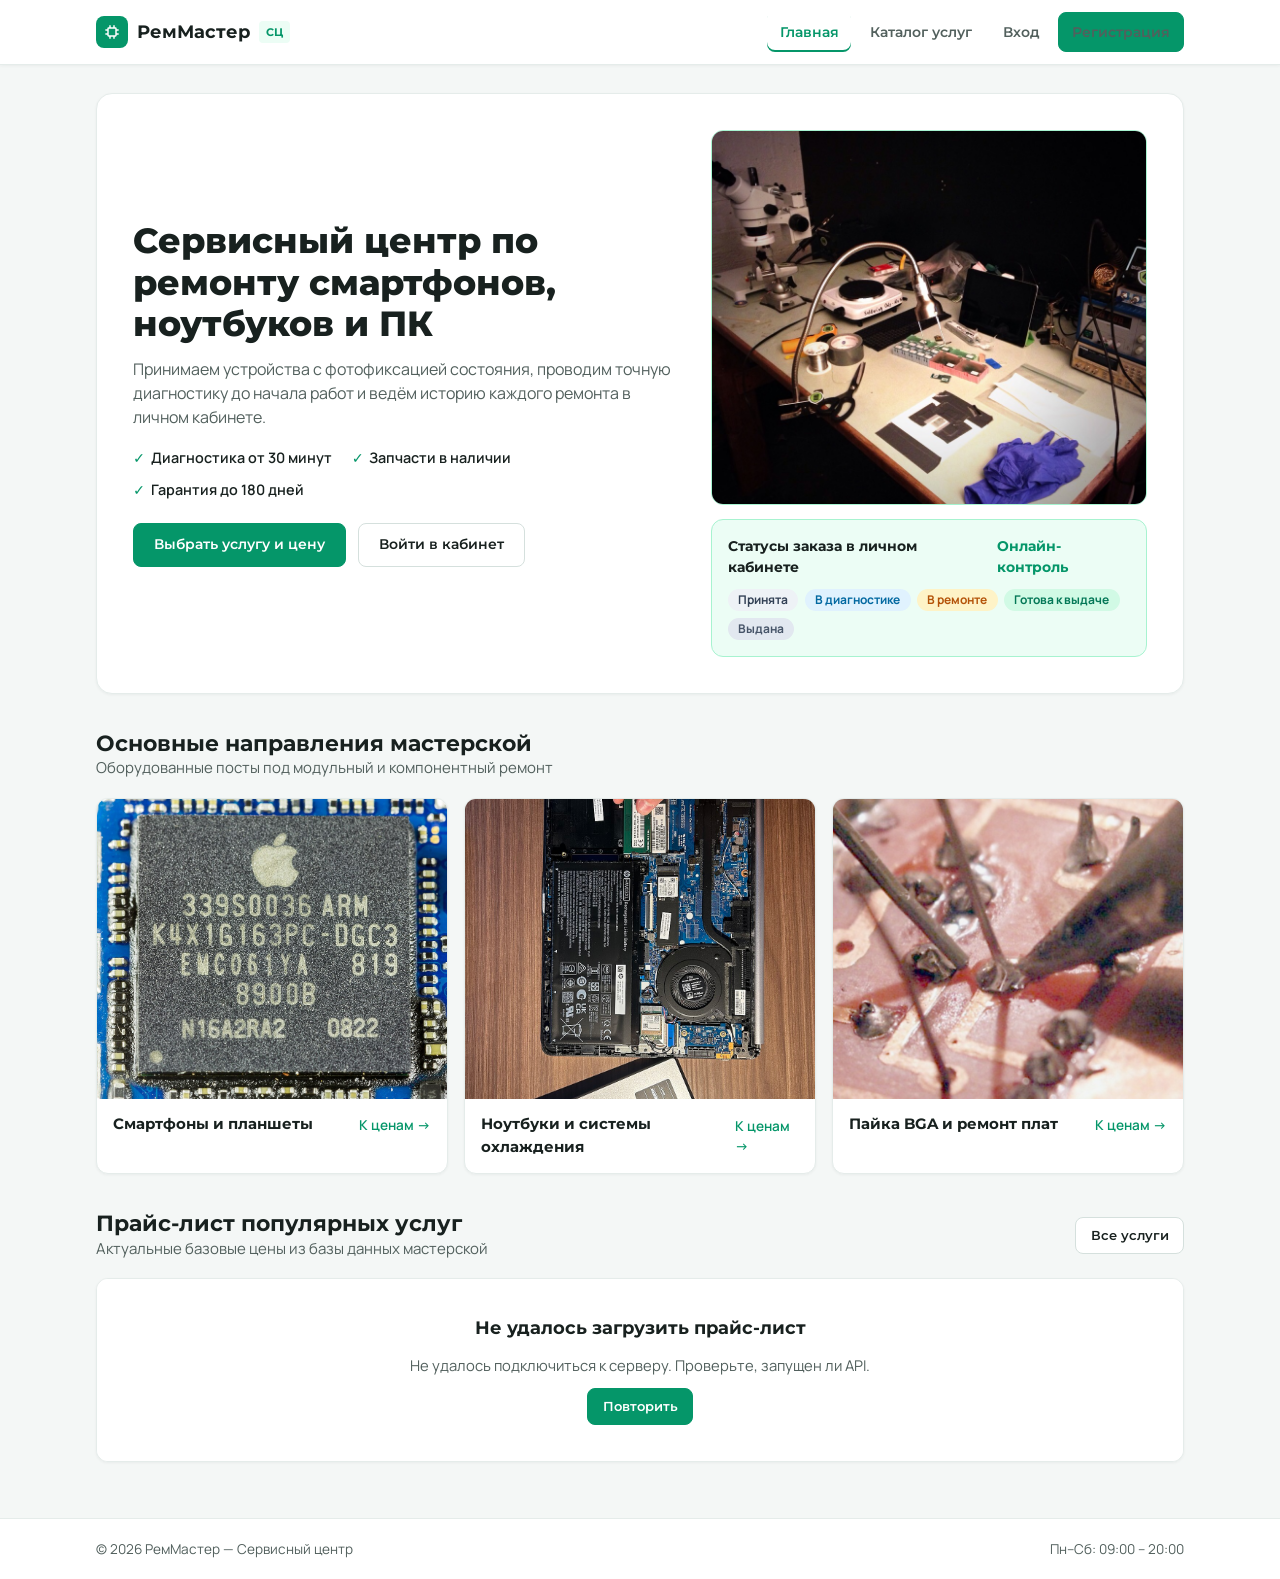
<file: frontend/index.html>
<!DOCTYPE html>
<html lang="ru">
<head>
  <meta charset="UTF-8">
  <meta name="viewport" content="width=device-width, initial-scale=1.0">
  <title>РемМастер — Сервисный центр по ремонту электроники</title>
  <link rel="preconnect" href="https://fonts.googleapis.com">
  <link rel="preconnect" href="https://fonts.gstatic.com" crossorigin>
  <link href="https://fonts.googleapis.com/css2?family=Manrope:wght@400;500;600;700&family=Montserrat:wght@600;700;800&display=swap" rel="stylesheet">
  <link rel="stylesheet" href="css/styles.css">
  <script src="js/config.js" defer></script>
  <script src="js/api.js" defer></script>
  <script src="js/ui.js" defer></script>
  <script src="js/auth.js" defer></script>
  <script src="js/home.js" defer></script>
</head>
<body>
  <header id="site-header" class="site-header"></header>

  <main class="container">
    <section class="hero-banner" aria-labelledby="hero-title">
      <div>
        <h1 id="hero-title" class="hero-banner__title">Сервисный центр по ремонту смартфонов, ноутбуков и ПК</h1>
        <p class="hero-banner__lead">
          Принимаем устройства с фотофиксацией состояния, проводим точную диагностику до начала работ
          и ведём историю каждого ремонта в личном кабинете.
        </p>

        <div class="hero-trust-strip">
          <span>Диагностика от 30 минут</span>
          <span>Запчасти в наличии</span>
          <span>Гарантия до 180 дней</span>
        </div>

        <div class="hero__actions">
          <a class="btn btn--primary" href="services.html">Выбрать услугу и цену</a>
          <a id="hero-auth-cta" class="btn btn--outline" href="login.html">Войти в кабинет</a>
        </div>
      </div>

      <div class="hero-visual">
        <img
          class="hero-photo"
          src="img/hero-repair.jpg"
          alt="Рабочее место инженера сервисного центра с микроскопом и паяльной станцией"
          width="600"
          height="375"
        >
        <aside class="ticket-preview" aria-label="Этапы отслеживания заявки">
          <div class="ticket-preview__head">
            <span>Статусы заказа в личном кабинете</span>
            <span style="color: var(--color-primary);">Онлайн-контроль</span>
          </div>
          <div id="hero-status-badges" class="status-row"></div>
        </aside>
      </div>
    </section>

    <section class="section" aria-labelledby="directions-title">
      <div class="section__header">
        <div>
          <h2 id="directions-title" class="section__title">Основные направления мастерской</h2>
          <p class="section__subtitle">Оборудованные посты под модульный и компонентный ремонт</p>
        </div>
      </div>

      <div class="workshop-gallery">
        <a class="gallery-card" href="services.html">
          <img
            class="gallery-card__img"
            src="img/cat-smartphones.jpg"
            alt="Внутренние компоненты и плата смартфона при разборке"
            loading="lazy"
            width="480"
            height="300"
          >
          <div class="gallery-card__caption">
            <span class="gallery-card__title">Смартфоны и планшеты</span>
            <span class="gallery-card__link">К ценам →</span>
          </div>
        </a>

        <a class="gallery-card" href="services.html">
          <img
            class="gallery-card__img"
            src="img/cat-laptops.jpg"
            alt="Разборка и обслуживание материнской платы ноутбука"
            loading="lazy"
            width="480"
            height="300"
          >
          <div class="gallery-card__caption">
            <span class="gallery-card__title">Ноутбуки и системы охлаждения</span>
            <span class="gallery-card__link">К ценам →</span>
          </div>
        </a>

        <a class="gallery-card" href="services.html">
          <img
            class="gallery-card__img"
            src="img/cat-bga.jpg"
            alt="Пайка электронных компонентов на печатной плате"
            loading="lazy"
            width="480"
            height="300"
          >
          <div class="gallery-card__caption">
            <span class="gallery-card__title">Пайка BGA и ремонт плат</span>
            <span class="gallery-card__link">К ценам →</span>
          </div>
        </a>
      </div>
    </section>

    <section class="section" aria-labelledby="popular-title">
      <div class="section__header">
        <div>
          <h2 id="popular-title" class="section__title">Прайс-лист популярных услуг</h2>
          <p class="section__subtitle">Актуальные базовые цены из базы данных мастерской</p>
        </div>
        <a class="btn btn--outline btn--sm" href="services.html">Все услуги</a>
      </div>

      <div id="home-services-container" class="price-list">
        <div class="skeleton-row" aria-hidden="true"></div>
        <div class="skeleton-row" aria-hidden="true"></div>
        <div class="skeleton-row" aria-hidden="true"></div>
        <div class="skeleton-row" aria-hidden="true"></div>
      </div>
    </section>
  </main>

  <footer class="site-footer">
    <div class="container footer-inner">
      <span>© 2026 РемМастер — Сервисный центр</span>
      <span>Пн–Сб: 09:00 – 20:00</span>
    </div>
  </footer>
</body>
</html>
</file>
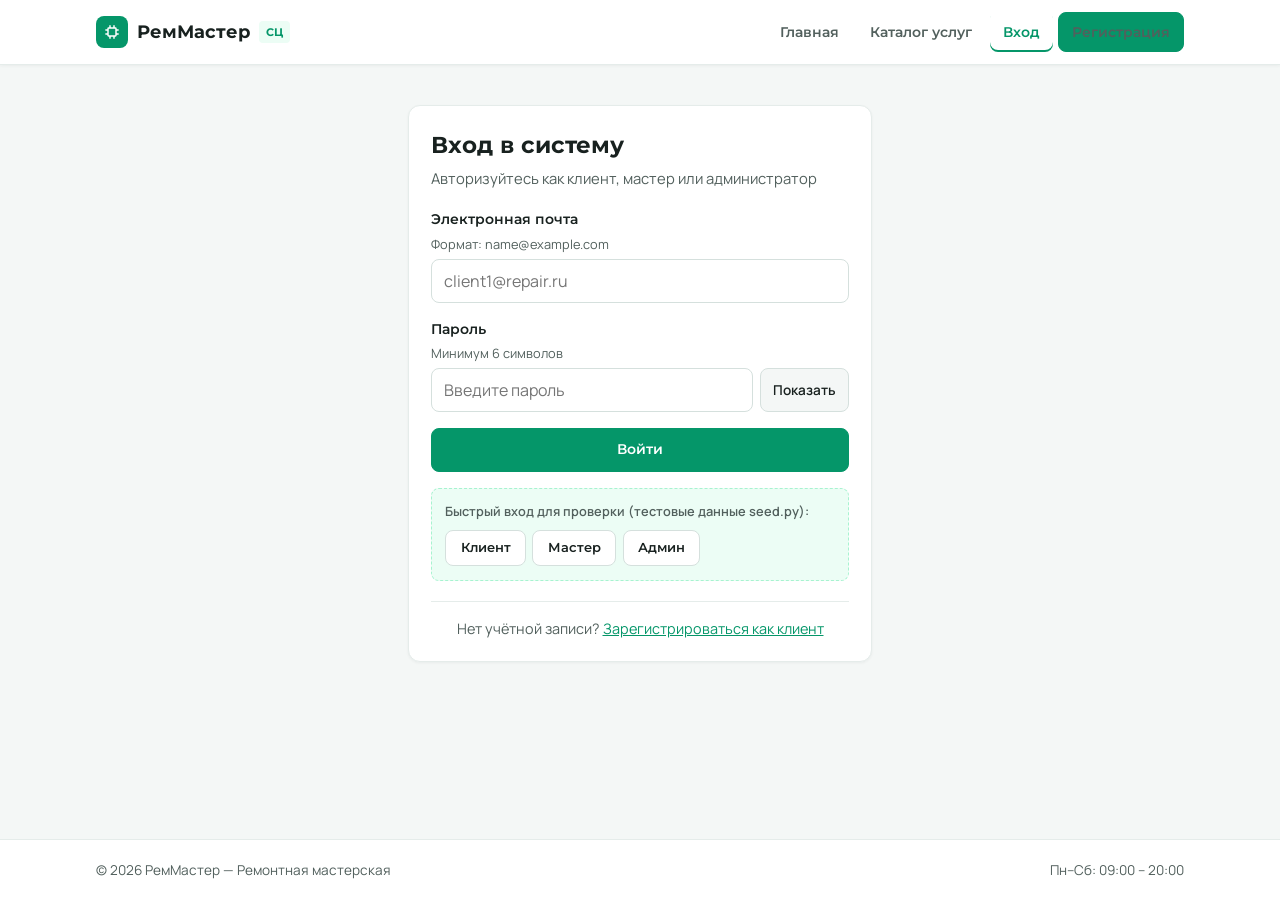
<file: frontend/admin.html>
<!DOCTYPE html>
<html lang="ru">
<head>
  <meta charset="UTF-8">
  <meta name="viewport" content="width=device-width, initial-scale=1.0">
  <title>Панель администратора — РемМастер</title>
  <link rel="preconnect" href="https://fonts.googleapis.com">
  <link rel="preconnect" href="https://fonts.gstatic.com" crossorigin>
  <link href="https://fonts.googleapis.com/css2?family=Manrope:wght@400;500;600;700&family=Montserrat:wght@600;700;800&display=swap" rel="stylesheet">
  <link rel="stylesheet" href="css/styles.css">
  <script src="js/config.js" defer></script>
  <script src="js/api.js" defer></script>
  <script src="js/ui.js" defer></script>
  <script src="js/auth.js" defer></script>
  <script src="js/admin.js" defer></script>
</head>
<body>
  <header id="site-header" class="site-header"></header>

  <main class="container">
    <div class="section__header">
      <div>
        <h1 class="section__title">Панель администратора</h1>
        <p class="section__subtitle">Управление заявками, пользователями, прайс-листом услуг и складом запчастей</p>
      </div>
      <div class="hero__actions">
        <a class="btn btn--outline btn--sm" href="kanban.html">Kanban-доска</a>
        <a class="btn btn--outline btn--sm" href="stats.html">Статистика</a>
        <button type="button" id="admin-refresh-all-btn" class="btn btn--outline btn--sm">Обновить все разделы</button>
      </div>
    </div>

    <div class="tabs-container">
      <div class="tabs-bar" role="tablist" aria-label="Разделы админ-панели">
        <button type="button" role="tab" id="tab-orders" aria-selected="true">Заявки</button>
        <button type="button" role="tab" id="tab-users" aria-selected="false">Пользователи</button>
        <button type="button" role="tab" id="tab-services" aria-selected="false">Услуги</button>
        <button type="button" role="tab" id="tab-inventory" aria-selected="false">Склад запчастей</button>
      </div>

      <!-- Panel 1: Orders -->
      <section role="tabpanel" id="panel-orders" aria-labelledby="tab-orders" tabindex="0">
        <div class="tabpanel-box">
          <div class="toolbar">
            <search>
              <form id="orders-search-form" class="search-form">
                <input
                  type="search"
                  id="orders-search-input"
                  class="field__control"
                  placeholder="Поиск по № заявки, бренду, модели или описанию..."
                  aria-label="Поиск заявок"
                  autocorrect="off"
                  autocapitalize="none"
                  spellcheck="false"
                >
                <select id="orders-status-filter" class="field__control" aria-label="Фильтр по статусу" style="max-inline-size: 13rem;">
                  <option value="">Все статусы</option>
                  <option value="accepted">Принята</option>
                  <option value="diagnostics">В диагностике</option>
                  <option value="in_repair">В ремонте</option>
                  <option value="ready">Готова к выдаче</option>
                  <option value="issued">Выдана</option>
                </select>
                <button type="submit" class="btn btn--primary btn--sm">Найти</button>
              </form>
            </search>
          </div>
          <div id="admin-orders-content"></div>
        </div>
      </section>

      <!-- Panel 2: Users -->
      <section role="tabpanel" id="panel-users" aria-labelledby="tab-users" hidden>
        <div class="tabpanel-box">
          <div class="toolbar">
            <search>
              <form id="users-search-form" class="search-form">
                <input
                  type="search"
                  id="users-search-input"
                  class="field__control"
                  placeholder="Поиск по ФИО, e-mail или телефону..."
                  aria-label="Поиск пользователей"
                  autocorrect="off"
                  autocapitalize="none"
                  spellcheck="false"
                >
                <select id="users-role-filter" class="field__control" aria-label="Фильтр по роли" style="max-inline-size: 12rem;">
                  <option value="">Все роли</option>
                  <option value="client">Клиенты</option>
                  <option value="master">Мастера</option>
                  <option value="admin">Администраторы</option>
                </select>
                <button type="submit" class="btn btn--outline btn--sm">Фильтр</button>
              </form>
            </search>
            <button type="button" id="add-user-btn" class="btn btn--primary btn--sm">+ Добавить пользователя</button>
          </div>
          <div id="admin-users-content"></div>
        </div>
      </section>

      <!-- Panel 3: Services -->
      <section role="tabpanel" id="panel-services" aria-labelledby="tab-services" hidden>
        <div class="tabpanel-box">
          <div class="toolbar">
            <search>
              <form id="admin-services-search-form" class="search-form">
                <input
                  type="search"
                  id="admin-services-search-input"
                  class="field__control"
                  placeholder="Поиск услуги по названию или категории..."
                  aria-label="Поиск услуг"
                  autocorrect="off"
                  autocapitalize="none"
                  spellcheck="false"
                >
                <button type="submit" class="btn btn--outline btn--sm">Найти</button>
              </form>
            </search>
            <button type="button" id="add-service-btn" class="btn btn--primary btn--sm">+ Добавить услугу</button>
          </div>
          <div id="admin-services-content"></div>
        </div>
      </section>

      <!-- Panel 4: Inventory -->
      <section role="tabpanel" id="panel-inventory" aria-labelledby="tab-inventory" hidden>
        <div class="tabpanel-box">
          <div class="toolbar">
            <search>
              <form id="inventory-search-form" class="search-form">
                <input
                  type="search"
                  id="inventory-search-input"
                  class="field__control"
                  placeholder="Поиск запчасти по наименованию или SKU..."
                  aria-label="Поиск по складу запчастей"
                  autocorrect="off"
                  autocapitalize="none"
                  spellcheck="false"
                >
                <label style="display: inline-flex; align-items: center; gap: 0.4rem; font-size: 0.875rem; white-space: nowrap; cursor: pointer;">
                  <input type="checkbox" id="inventory-low-stock-checkbox" style="inline-size: 1.1rem; block-size: 1.1rem; accent-color: var(--color-primary);">
                  <span>Только низкий остаток</span>
                </label>
                <button type="submit" class="btn btn--outline btn--sm">Применить</button>
              </form>
            </search>
            <div class="hero__actions">
              <button type="button" id="open-movement-btn" class="btn btn--outline btn--sm">Движение склада</button>
              <button type="button" id="add-part-btn" class="btn btn--primary btn--sm">+ Добавить запчасть</button>
            </div>
          </div>
          <div id="admin-inventory-content"></div>
        </div>
      </section>
    </div>
  </main>

  <!-- Modal: Assign Master -->
  <dialog id="assign-master-modal" class="modal-dialog" closedby="any" aria-labelledby="assign-master-title">
    <div class="modal-header">
      <h2 id="assign-master-title" class="modal-title">Назначение мастера на заявку</h2>
      <button type="button" class="modal-close" data-close-dialog="assign-master-modal" aria-label="Закрыть">✕</button>
    </div>
    <form id="assign-master-form" class="modal-body" novalidate>
      <input type="hidden" id="assign-order-id">
      <p id="assign-order-summary" class="field__hint"></p>
      <div class="field">
        <label class="field__label" for="assign-master-select">Выберите мастера <span aria-hidden="true">*</span></label>
        <select id="assign-master-select" class="field__control" required data-error="assign-master-error"></select>
        <span id="assign-master-error" class="field__error">Выберите активного мастера.</span>
      </div>
      <div class="modal-footer">
        <button type="button" class="btn btn--outline btn--sm" data-close-dialog="assign-master-modal">Отмена</button>
        <button type="submit" id="assign-submit-btn" class="btn btn--primary btn--sm">Назначить</button>
      </div>
    </form>
  </dialog>

  <!-- Modal: User Create / Edit -->
  <dialog id="user-modal" class="modal-dialog" closedby="closerequest" aria-labelledby="user-modal-title">
    <div class="modal-header">
      <h2 id="user-modal-title" class="modal-title">Пользователь</h2>
      <button type="button" class="modal-close" data-close-dialog="user-modal" aria-label="Закрыть">✕</button>
    </div>
    <form id="user-modal-form" class="modal-body" novalidate>
      <input type="hidden" id="user-edit-id">
      <div class="field">
        <label class="field__label" for="user-full-name">ФИО <span aria-hidden="true">*</span></label>
        <input type="text" id="user-full-name" class="field__control" minlength="2" maxlength="120" required autofocus data-error="user-name-error">
        <span id="user-name-error" class="field__error">Введите ФИО (минимум 2 символа).</span>
      </div>
      <div class="field">
        <label class="field__label" for="user-email">E-mail <span aria-hidden="true">*</span></label>
        <input type="email" id="user-email" class="field__control" required autocorrect="off" autocapitalize="none" spellcheck="false" data-error="user-email-error">
        <span id="user-email-error" class="field__error">Укажите корректный e-mail.</span>
      </div>
      <div class="form-grid-2">
        <div class="field">
          <label class="field__label" for="user-phone">Телефон <span aria-hidden="true">*</span></label>
          <input type="tel" id="user-phone" class="field__control" minlength="7" maxlength="20" required data-error="user-phone-error">
          <span id="user-phone-error" class="field__error">Введите телефон (от 7 цифр).</span>
        </div>
        <div class="field">
          <label class="field__label" for="user-role">Роль <span aria-hidden="true">*</span></label>
          <select id="user-role" class="field__control" required>
            <option value="client">Клиент</option>
            <option value="master">Мастер</option>
            <option value="admin">Администратор</option>
          </select>
        </div>
      </div>
      <div class="field">
        <label class="field__label" for="user-password">Пароль <span id="user-password-req">*</span></label>
        <input type="password" id="user-password" class="field__control" minlength="6" maxlength="128" data-error="user-password-error">
        <span id="user-password-hint" class="field__hint">Минимум 6 символов.</span>
        <span id="user-password-error" class="field__error">Пароль должен содержать от 6 до 128 символов.</span>
      </div>
      <div id="user-active-wrap" class="field">
        <label style="display: inline-flex; align-items: center; gap: 0.45rem; cursor: pointer;">
          <input type="checkbox" id="user-is-active" checked style="inline-size: 1.1rem; block-size: 1.1rem; accent-color: var(--color-primary);">
          <span>Учётная запись активна</span>
        </label>
      </div>
      <div class="modal-footer">
        <button type="button" class="btn btn--outline btn--sm" data-close-dialog="user-modal">Отмена</button>
        <button type="submit" id="user-save-btn" class="btn btn--primary btn--sm">Сохранить</button>
      </div>
    </form>
  </dialog>

  <!-- Modal: Service Create / Edit -->
  <dialog id="service-modal" class="modal-dialog" closedby="closerequest" aria-labelledby="service-modal-title">
    <div class="modal-header">
      <h2 id="service-modal-title" class="modal-title">Услуга</h2>
      <button type="button" class="modal-close" data-close-dialog="service-modal" aria-label="Закрыть">✕</button>
    </div>
    <form id="service-modal-form" class="modal-body" novalidate>
      <input type="hidden" id="service-edit-id">
      <div class="field">
        <label class="field__label" for="service-title">Название услуги <span aria-hidden="true">*</span></label>
        <input type="text" id="service-title" class="field__control" minlength="2" maxlength="150" required autofocus data-error="service-title-error">
        <span id="service-title-error" class="field__error">Укажите название (от 2 символов).</span>
      </div>
      <div class="form-grid-2">
        <div class="field">
          <label class="field__label" for="service-category">Категория <span aria-hidden="true">*</span></label>
          <input type="text" id="service-category" class="field__control" list="service-categories-list" minlength="2" maxlength="80" required data-error="service-category-error">
          <datalist id="service-categories-list">
            <option value="Смартфоны"></option>
            <option value="Ноутбуки"></option>
            <option value="Планшеты"></option>
            <option value="ПК"></option>
            <option value="Пайка BGA"></option>
          </datalist>
          <span id="service-category-error" class="field__error">Укажите категорию.</span>
        </div>
        <div class="field">
          <label class="field__label" for="service-price">Базовая цена (₽) <span aria-hidden="true">*</span></label>
          <input type="number" id="service-price" class="field__control" min="0" step="0.01" required data-error="service-price-error">
          <span id="service-price-error" class="field__error">Укажите неотрицательную цену.</span>
        </div>
      </div>
      <div class="form-grid-2">
        <div class="field">
          <label class="field__label" for="service-warranty">Гарантия (дней) <span aria-hidden="true">*</span></label>
          <input type="number" id="service-warranty" class="field__control" min="0" step="1" value="30" required data-error="service-warranty-error">
          <span id="service-warranty-error" class="field__error">Укажите срок гарантии.</span>
        </div>
        <div class="field" style="justify-content: flex-end;">
          <label style="display: inline-flex; align-items: center; gap: 0.45rem; cursor: pointer;">
            <input type="checkbox" id="service-active" checked style="inline-size: 1.1rem; block-size: 1.1rem; accent-color: var(--color-primary);">
            <span>Активна в каталоге</span>
          </label>
        </div>
      </div>
      <div class="field">
        <label class="field__label" for="service-desc">Описание</label>
        <textarea id="service-desc" class="field__control" rows="2"></textarea>
      </div>
      <div class="modal-footer">
        <button type="button" class="btn btn--outline btn--sm" data-close-dialog="service-modal">Отмена</button>
        <button type="submit" id="service-save-btn" class="btn btn--primary btn--sm">Сохранить</button>
      </div>
    </form>
  </dialog>

  <!-- Modal: Part Create / Edit -->
  <dialog id="part-modal" class="modal-dialog" closedby="closerequest" aria-labelledby="part-modal-title">
    <div class="modal-header">
      <h2 id="part-modal-title" class="modal-title">Запчасть</h2>
      <button type="button" class="modal-close" data-close-dialog="part-modal" aria-label="Закрыть">✕</button>
    </div>
    <form id="part-modal-form" class="modal-body" novalidate>
      <input type="hidden" id="part-edit-id">
      <div class="form-grid-2">
        <div class="field">
          <label class="field__label" for="part-sku">Артикул (SKU) <span aria-hidden="true">*</span></label>
          <input type="text" id="part-sku" class="field__control" minlength="2" maxlength="64" required autofocus autocorrect="off" autocapitalize="none" spellcheck="false" data-error="part-sku-error">
          <span id="part-sku-error" class="field__error">Укажите SKU (от 2 символов).</span>
        </div>
        <div class="field">
          <label class="field__label" for="part-category">Категория <span aria-hidden="true">*</span></label>
          <input type="text" id="part-category" class="field__control" minlength="2" maxlength="80" required data-error="part-category-error">
          <span id="part-category-error" class="field__error">Укажите категорию.</span>
        </div>
      </div>
      <div class="field">
        <label class="field__label" for="part-name">Наименование <span aria-hidden="true">*</span></label>
        <input type="text" id="part-name" class="field__control" minlength="2" maxlength="180" required data-error="part-name-error">
        <span id="part-name-error" class="field__error">Укажите наименование (от 2 символов).</span>
      </div>
      <div class="form-grid-2">
        <div class="field">
          <label class="field__label" for="part-purchase-price">Закупочная цена (₽) <span aria-hidden="true">*</span></label>
          <input type="number" id="part-purchase-price" class="field__control" min="0" step="0.01" required data-error="part-purchase-error">
          <span id="part-purchase-error" class="field__error">Укажите неотрицательную цену.</span>
        </div>
        <div class="field">
          <label class="field__label" for="part-retail-price">Отпускная цена (₽) <span aria-hidden="true">*</span></label>
          <input type="number" id="part-retail-price" class="field__control" min="0" step="0.01" required data-error="part-retail-error">
          <span id="part-retail-error" class="field__error">Укажите неотрицательную цену.</span>
        </div>
      </div>
      <div class="form-grid-2">
        <div class="field">
          <label class="field__label" for="part-stock-qty">Остаток на складе <span aria-hidden="true">*</span></label>
          <input type="number" id="part-stock-qty" class="field__control" min="0" step="1" value="0" required data-error="part-stock-error">
          <span id="part-stock-error" class="field__error">Остаток не может быть меньше 0.</span>
        </div>
        <div class="field">
          <label class="field__label" for="part-min-qty">Мин. порог остатка <span aria-hidden="true">*</span></label>
          <input type="number" id="part-min-qty" class="field__control" min="0" step="1" value="2" required data-error="part-min-error">
          <span id="part-min-error" class="field__error">Порог не может быть меньше 0.</span>
        </div>
      </div>
      <div class="modal-footer">
        <button type="button" class="btn btn--outline btn--sm" data-close-dialog="part-modal">Отмена</button>
        <button type="submit" id="part-save-btn" class="btn btn--primary btn--sm">Сохранить</button>
      </div>
    </form>
  </dialog>

  <!-- Modal: Stock Movement -->
  <dialog id="movement-modal" class="modal-dialog" closedby="any" aria-labelledby="movement-modal-title">
    <div class="modal-header">
      <h2 id="movement-modal-title" class="modal-title">Движение запчасти по складу</h2>
      <button type="button" class="modal-close" data-close-dialog="movement-modal" aria-label="Закрыть">✕</button>
    </div>
    <form id="movement-modal-form" class="modal-body" novalidate>
      <div class="field">
        <label class="field__label" for="movement-part-select">Запчасть <span aria-hidden="true">*</span></label>
        <select id="movement-part-select" class="field__control" required data-error="movement-part-error"></select>
        <span id="movement-part-error" class="field__error">Выберите запчасть.</span>
      </div>
      <div class="form-grid-2">
        <div class="field">
          <label class="field__label" for="movement-type-select">Тип операции <span aria-hidden="true">*</span></label>
          <select id="movement-type-select" class="field__control" required>
            <option value="in">Приход (+)</option>
            <option value="out">Расход (-)</option>
            <option value="return">Возврат на склад (+)</option>
            <option value="write_off">Списание (-)</option>
          </select>
        </div>
        <div class="field">
          <label class="field__label" for="movement-qty-input">Количество <span aria-hidden="true">*</span></label>
          <input type="number" id="movement-qty-input" class="field__control" min="1" step="1" value="1" required data-error="movement-qty-error">
          <span id="movement-qty-error" class="field__error">Укажите целое положительное число.</span>
        </div>
      </div>
      <div class="field">
        <label class="field__label" for="movement-reason-input">Основание операции</label>
        <input type="text" id="movement-reason-input" class="field__control" maxlength="255" placeholder="Накладная поставщика или инвентаризация">
      </div>
      <div class="modal-footer">
        <button type="button" class="btn btn--outline btn--sm" data-close-dialog="movement-modal">Отмена</button>
        <button type="submit" id="movement-save-btn" class="btn btn--primary btn--sm">Провести операцию</button>
      </div>
    </form>
  </dialog>

  <!-- Modal: Delete Confirmation -->
  <dialog id="confirm-delete-modal" class="modal-dialog" closedby="closerequest" aria-labelledby="confirm-delete-title">
    <div class="modal-header">
      <h2 id="confirm-delete-title" class="modal-title">Подтверждение удаления</h2>
      <button type="button" class="modal-close" data-close-dialog="confirm-delete-modal" aria-label="Закрыть">✕</button>
    </div>
    <div class="modal-body">
      <p id="confirm-delete-message">Вы действительно хотите удалить эту запись? Действие необратимо.</p>
      <div class="modal-footer">
        <button type="button" id="confirm-delete-btn" class="btn btn--danger btn--sm">Удалить</button>
        <button type="button" class="btn btn--outline btn--sm" data-close-dialog="confirm-delete-modal" autofocus>Отмена</button>
      </div>
    </div>
  </dialog>

  <footer class="site-footer">
    <div class="container footer-inner">
      <span>© 2026 РемМастер — Сервисный центр</span>
      <span>Пн–Сб: 09:00 – 20:00</span>
    </div>
  </footer>
</body>
</html>
</file>
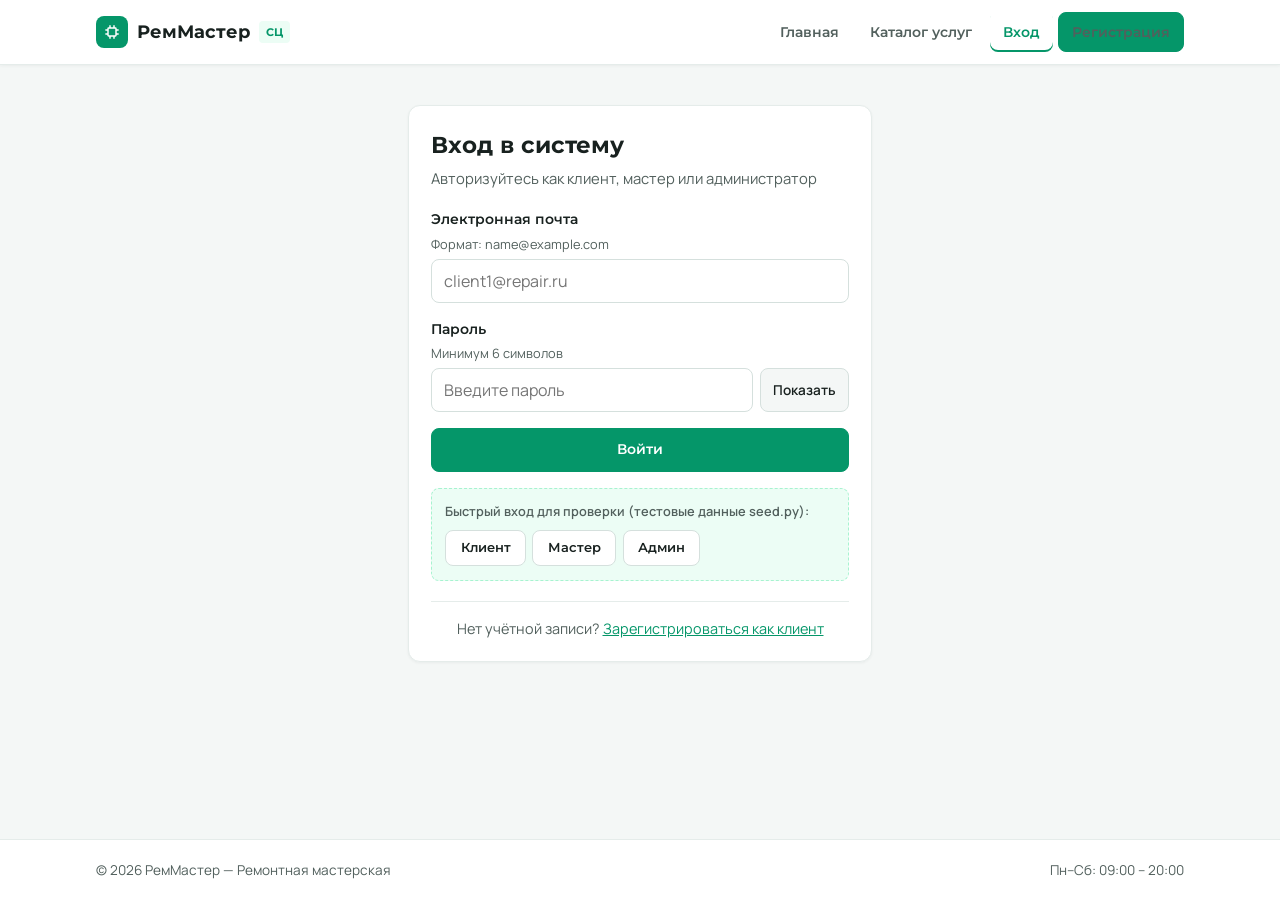
<file: frontend/client.html>
<!DOCTYPE html>
<html lang="ru">
<head>
  <meta charset="UTF-8">
  <meta name="viewport" content="width=device-width, initial-scale=1.0">
  <title>Мои заявки — РемМастер</title>
  <link rel="preconnect" href="https://fonts.googleapis.com">
  <link rel="preconnect" href="https://fonts.gstatic.com" crossorigin>
  <link href="https://fonts.googleapis.com/css2?family=Manrope:wght@400;500;600;700&family=Montserrat:wght@600;700;800&display=swap" rel="stylesheet">
  <link rel="stylesheet" href="css/styles.css">
  <script src="js/config.js" defer></script>
  <script src="js/api.js" defer></script>
  <script src="js/ui.js" defer></script>
  <script src="js/auth.js" defer></script>
  <script src="js/client.js" defer></script>
</head>
<body>
  <header id="site-header" class="site-header"></header>

  <main class="container">
    <div class="section__header">
      <div>
        <h1 class="section__title">Личный кабинет клиента</h1>
        <p class="section__subtitle">История ваших заявок и отслеживание этапов ремонта</p>
      </div>
      <div class="hero__actions">
        <a class="btn btn--primary btn--sm" href="create-order.html">+ Новая заявка</a>
        <button type="button" id="refresh-orders-btn" class="btn btn--outline btn--sm">Обновить</button>
      </div>
    </div>

    <section aria-label="Фильтр по статусам" class="toolbar" style="margin-block-end: 1.25rem;">
      <div id="client-status-chips" class="chips-bar" role="group" aria-label="Статусы заявок">
        <button type="button" class="chip" data-status="" aria-pressed="true">Все</button>
        <button type="button" class="chip" data-status="accepted" aria-pressed="false">Принята</button>
        <button type="button" class="chip" data-status="diagnostics" aria-pressed="false">В диагностике</button>
        <button type="button" class="chip" data-status="in_repair" aria-pressed="false">В ремонте</button>
        <button type="button" class="chip" data-status="ready" aria-pressed="false">Готова к выдаче</button>
        <button type="button" class="chip" data-status="issued" aria-pressed="false">Выдана</button>
      </div>
    </section>

    <div class="dashboard-layout">
      <section aria-label="Список заявок">
        <div id="client-orders-list" class="orders-column">
          <div class="skeleton-row" aria-hidden="true"></div>
          <div class="skeleton-row" aria-hidden="true"></div>
          <div class="skeleton-row" aria-hidden="true"></div>
        </div>
      </section>

      <section aria-label="Карточка и история статусов заявки">
        <div id="client-order-detail" class="card detail-panel">
          <div class="state-box">
            <p class="state-box__title">Выберите заявку</p>
            <p class="state-box__desc">Нажмите на заявку слева, чтобы увидеть таймлайн статусов, стоимость и комментарии.</p>
          </div>
        </div>
      </section>
    </div>
  </main>

  <footer class="site-footer">
    <div class="container footer-inner">
      <span>© 2026 РемМастер — Сервисный центр</span>
      <span>Пн–Сб: 09:00 – 20:00</span>
    </div>
  </footer>
</body>
</html>
</file>
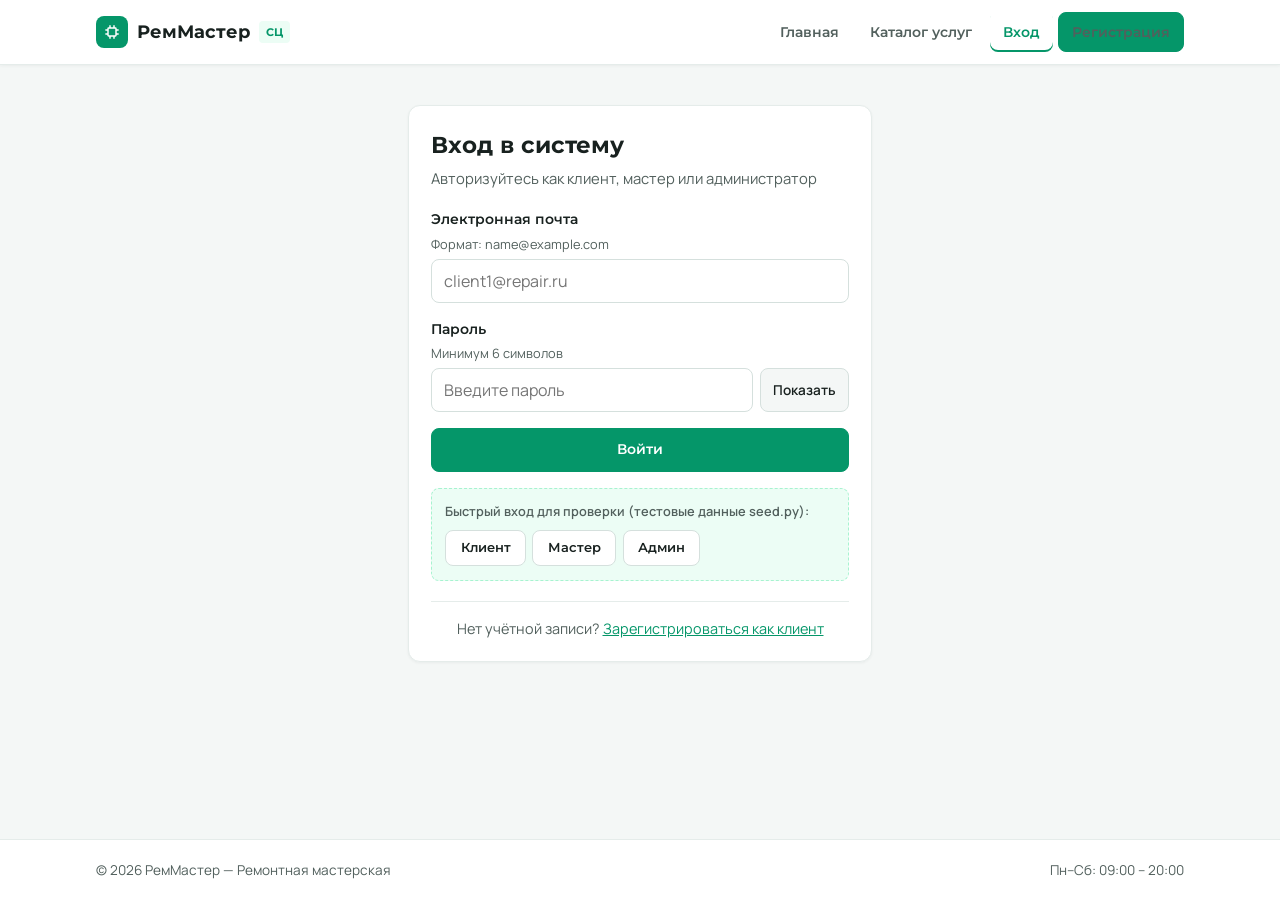
<file: frontend/create-order.html>
<!DOCTYPE html>
<html lang="ru">
<head>
  <meta charset="UTF-8">
  <meta name="viewport" content="width=device-width, initial-scale=1.0">
  <title>Новая заявка — РемМастер</title>
  <link rel="preconnect" href="https://fonts.googleapis.com">
  <link rel="preconnect" href="https://fonts.gstatic.com" crossorigin>
  <link href="https://fonts.googleapis.com/css2?family=Manrope:wght@400;500;600;700&family=Montserrat:wght@600;700;800&display=swap" rel="stylesheet">
  <link rel="stylesheet" href="css/styles.css">
  <script src="js/config.js" defer></script>
  <script src="js/api.js" defer></script>
  <script src="js/ui.js" defer></script>
  <script src="js/auth.js" defer></script>
  <script src="js/create-order.js" defer></script>
</head>
<body>
  <header id="site-header" class="site-header"></header>

  <main class="container">
    <div class="section__header">
      <div>
        <h1 class="section__title">Оформление заявки на ремонт</h1>
        <p class="section__subtitle">Опишите неисправность и прикрепите до 5 фотографий устройства</p>
      </div>
      <a class="btn btn--outline btn--sm" href="client.html">К моим заявкам</a>
    </div>

    <div id="order-page-loading" class="card" aria-live="polite">
      <div class="skeleton-row" aria-hidden="true"></div>
      <div class="skeleton-row" aria-hidden="true"></div>
    </div>

    <section id="order-form-card" class="card" hidden>
      <form id="create-order-form" class="form" novalidate enctype="multipart/form-data">
        <div class="field">
          <label class="field__label" for="order-service">Услуга из прайс-листа (необязательно)</label>
          <select id="order-service" name="service_id" class="field__control">
            <option value="">Выбрать позже после диагностики</option>
          </select>
          <div id="services-load-status" class="field__hint"></div>
        </div>

        <div class="form-grid-2">
          <div class="field">
            <label class="field__label" for="device-type">Тип устройства <span aria-hidden="true">*</span></label>
            <input
              type="text"
              id="device-type"
              name="device_type"
              class="field__control"
              list="device-types-list"
              placeholder="Например, Смартфон"
              minlength="2"
              maxlength="80"
              required
              data-error="device-type-error"
            >
            <datalist id="device-types-list">
              <option value="Смартфон"></option>
              <option value="Ноутбук"></option>
              <option value="Планшет"></option>
              <option value="ПК"></option>
              <option value="Моноблок"></option>
            </datalist>
            <span id="device-type-error" class="field__error">Укажите тип устройства (минимум 2 символа).</span>
          </div>

          <div class="field">
            <label class="field__label" for="device-brand">Бренд <span aria-hidden="true">*</span></label>
            <input
              type="text"
              id="device-brand"
              name="device_brand"
              class="field__control"
              placeholder="Apple, Samsung, Asus..."
              minlength="1"
              maxlength="80"
              required
              data-error="device-brand-error"
            >
            <span id="device-brand-error" class="field__error">Укажите бренд устройства.</span>
          </div>
        </div>

        <div class="form-grid-2">
          <div class="field">
            <label class="field__label" for="device-model">Модель <span aria-hidden="true">*</span></label>
            <input
              type="text"
              id="device-model"
              name="device_model"
              class="field__control"
              placeholder="iPhone 14 Pro, ROG Strix G16..."
              minlength="1"
              maxlength="120"
              required
              data-error="device-model-error"
            >
            <span id="device-model-error" class="field__error">Укажите модель устройства.</span>
          </div>

          <div class="field">
            <label class="field__label" for="serial-number">Серийный номер / IMEI</label>
            <input
              type="text"
              id="serial-number"
              name="serial_number"
              class="field__control"
              placeholder="Необязательно"
              maxlength="100"
              autocorrect="off"
              autocapitalize="none"
              spellcheck="false"
            >
          </div>
        </div>

        <div class="field">
          <label class="field__label" for="appearance">Внешний вид и комплектация</label>
          <input
            type="text"
            id="appearance"
            name="appearance"
            class="field__control"
            placeholder="Например: потёртости на гранях, без блока питания"
            maxlength="255"
          >
        </div>

        <div class="field">
          <label class="field__label" for="problem-description">Описание неисправности <span aria-hidden="true">*</span></label>
          <textarea
            id="problem-description"
            name="problem_description"
            class="field__control"
            rows="4"
            placeholder="Опишите симптомы, когда появилась проблема и что пробовали делать"
            minlength="5"
            required
            data-error="problem-description-error"
          ></textarea>
          <span id="problem-description-error" class="field__error">Опишите неисправность подробнее (минимум 5 символов).</span>
        </div>

        <div class="field">
          <div class="photo-upload-zone">
            <div class="photo-upload-head">
              <label class="field__label" for="order-photos">Фотографии устройства (до 5 шт.)</label>
              <span id="photos-counter" class="photo-upload-count">Выбрано: 0 из 5</span>
            </div>
            <input
              type="file"
              id="order-photos"
              name="photos"
              class="field__control"
              accept=".jpg,.jpeg,.png,.webp,image/jpeg,image/png,image/webp"
              multiple
              aria-describedby="photos-hint photos-error"
            >
            <span id="photos-hint" class="field__hint">Допустимые форматы: JPG, PNG, WEBP. Максимальный размер файла — 5 МБ.</span>
            <span id="photos-error" class="field__error" style="display: none;"></span>
            <div id="photos-preview-grid" class="photo-preview-grid" aria-live="polite"></div>
          </div>
        </div>

        <div id="order-form-error" class="state-box" style="display: none; padding: 0.9rem; border: 1px solid #fecaca; background: #fef2f2; border-radius: var(--radius-sm);">
          <p class="state-box__title" style="color: var(--color-danger);">Ошибка отправки заявки</p>
          <p id="order-form-error-text" class="state-box__desc"></p>
        </div>

        <div class="hero__actions">
          <button type="submit" id="submit-order-btn" class="btn btn--primary">Отправить заявку</button>
          <button type="reset" id="reset-order-btn" class="btn btn--outline">Очистить форму</button>
        </div>
      </form>
    </section>
  </main>

  <footer class="site-footer">
    <div class="container footer-inner">
      <span>© 2026 РемМастер — Сервисный центр</span>
      <span>Пн–Сб: 09:00 – 20:00</span>
    </div>
  </footer>
</body>
</html>
</file>
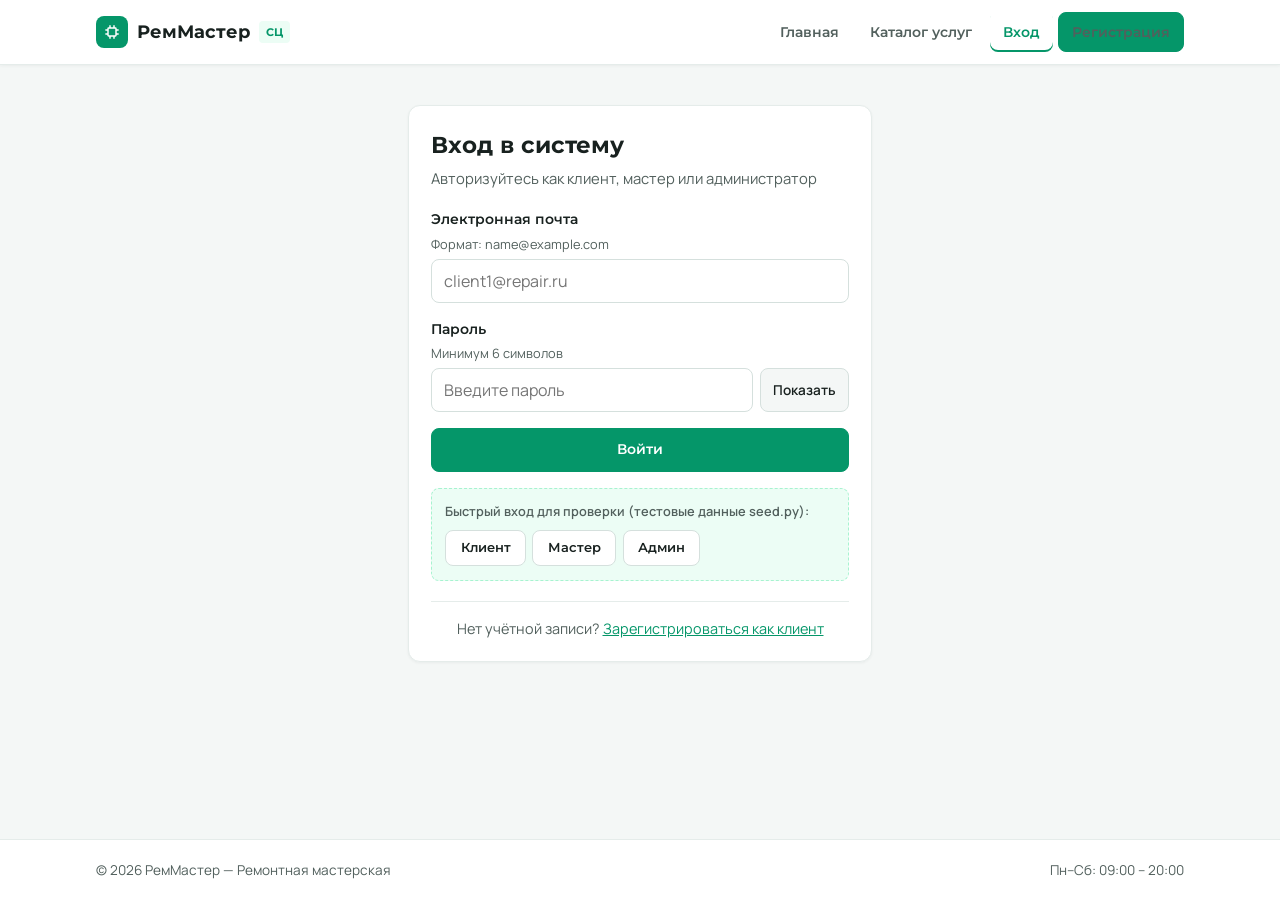
<file: frontend/login.html>
<!DOCTYPE html>
<html lang="ru">
<head>
  <meta charset="UTF-8">
  <meta name="viewport" content="width=device-width, initial-scale=1.0">
  <title>Вход в систему — РемМастер</title>
  <link rel="preconnect" href="https://fonts.googleapis.com">
  <link rel="preconnect" href="https://fonts.gstatic.com" crossorigin>
  <link href="https://fonts.googleapis.com/css2?family=Manrope:wght@400;500;600;700&family=Montserrat:wght@600;700;800&display=swap" rel="stylesheet">
  <link rel="stylesheet" href="css/styles.css">
  <script src="js/config.js" defer></script>
  <script src="js/api.js" defer></script>
  <script src="js/ui.js" defer></script>
  <script src="js/auth.js" defer></script>
  <script src="js/login.js" defer></script>
</head>
<body>
  <header id="site-header" class="site-header"></header>

  <main class="container">
    <section class="auth-shell card" aria-labelledby="login-title">
      <h1 id="login-title" class="auth-card__title">Вход в систему</h1>
      <p class="auth-card__subtitle">Авторизуйтесь как клиент, мастер или администратор</p>

      <div id="login-server-error" class="server-alert" role="alert" hidden></div>

      <form id="login-form" class="form-stack" novalidate>
        <div class="field">
          <label for="login-email">Электронная почта</label>
          <span id="login-email-hint" class="hint">Формат: name@example.com</span>
          <input
            type="email"
            id="login-email"
            name="email"
            autocomplete="username"
            spellcheck="false"
            required
            enterkeyhint="next"
            aria-describedby="login-email-hint"
            data-error="login-email-error"
            placeholder="client1@repair.ru"
          >
          <div id="login-email-error" class="error-msg">
            <span role="img" aria-label="Ошибка">❌</span> Укажите корректный адрес электронной почты.
          </div>
        </div>

        <div class="field">
          <label for="login-password">Пароль</label>
          <span id="login-password-hint" class="hint">Минимум 6 символов</span>
          <div class="input-group">
            <input
              type="password"
              id="login-password"
              name="password"
              autocomplete="current-password"
              minlength="6"
              required
              enterkeyhint="done"
              aria-describedby="login-password-hint"
              data-error="login-password-error"
              placeholder="Введите пароль"
            >
            <button
              type="button"
              class="password-toggle"
              aria-controls="login-password"
              aria-pressed="false"
              aria-label="Показать пароль"
            >Показать</button>
          </div>
          <div id="login-password-error" class="error-msg">
            <span role="img" aria-label="Ошибка">❌</span> Пароль должен содержать минимум 6 символов.
          </div>
        </div>

        <button id="login-submit" type="submit" class="btn btn--primary btn--full">Войти</button>
      </form>

      <div class="demo-box">
        <span class="demo-box__title">Быстрый вход для проверки (тестовые данные seed.py):</span>
        <div class="demo-box__actions">
          <button type="button" class="btn btn--outline btn--sm demo-fill-btn" data-email="client1@repair.ru">Клиент</button>
          <button type="button" class="btn btn--outline btn--sm demo-fill-btn" data-email="master1@repair.ru">Мастер</button>
          <button type="button" class="btn btn--outline btn--sm demo-fill-btn" data-email="admin@repair.ru">Админ</button>
        </div>
      </div>

      <p class="auth-footer">
        Нет учётной записи? <a href="register.html">Зарегистрироваться как клиент</a>
      </p>
    </section>
  </main>

  <footer class="site-footer">
    <div class="container footer-inner">
      <span>© 2026 РемМастер — Ремонтная мастерская</span>
      <span>Пн–Сб: 09:00 – 20:00</span>
    </div>
  </footer>
</body>
</html>
</file>
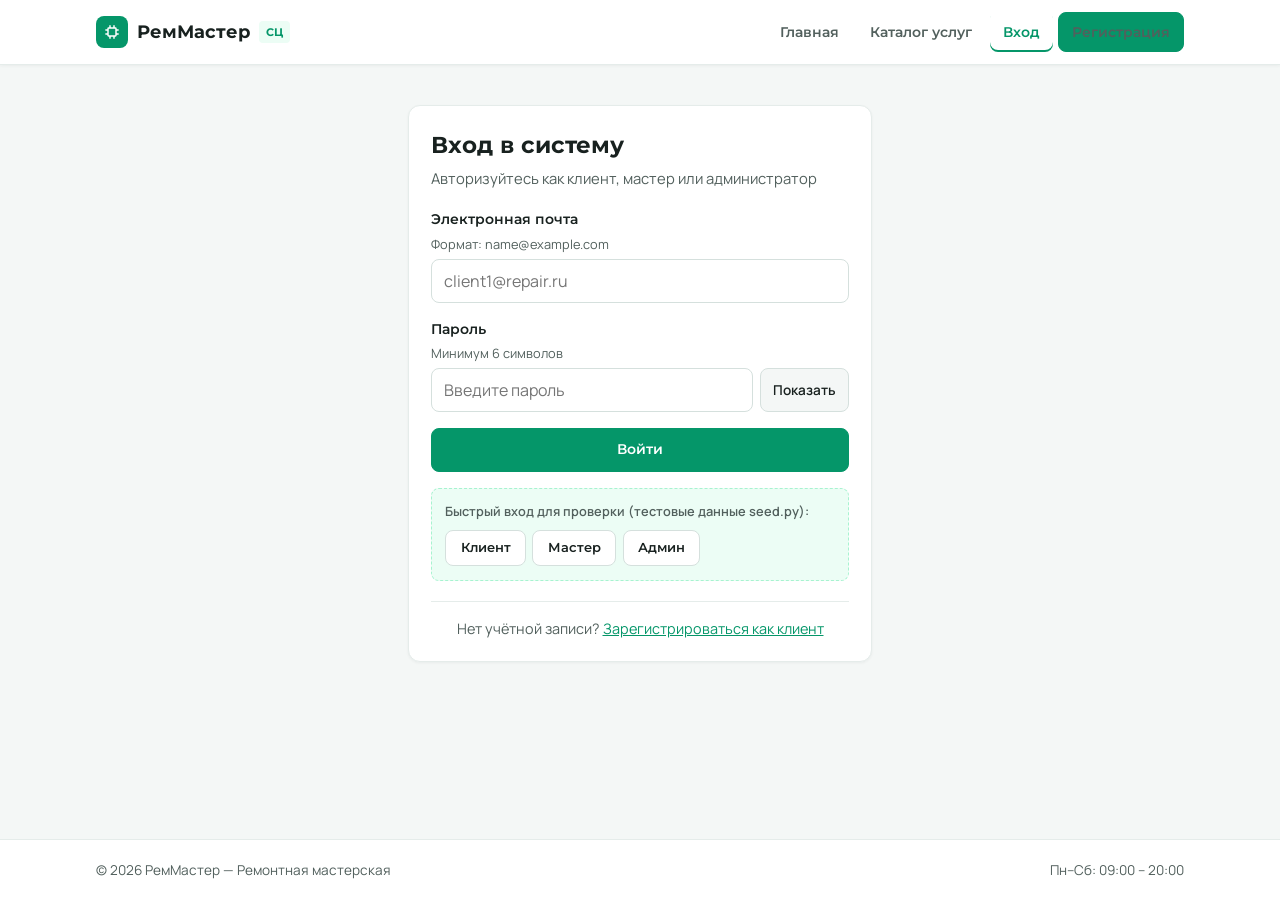
<file: frontend/master.html>
<!DOCTYPE html>
<html lang="ru">
<head>
  <meta charset="UTF-8">
  <meta name="viewport" content="width=device-width, initial-scale=1.0">
  <title>Рабочее место мастера — РемМастер</title>
  <link rel="preconnect" href="https://fonts.googleapis.com">
  <link rel="preconnect" href="https://fonts.gstatic.com" crossorigin>
  <link href="https://fonts.googleapis.com/css2?family=Manrope:wght@400;500;600;700&family=Montserrat:wght@600;700;800&display=swap" rel="stylesheet">
  <link rel="stylesheet" href="css/styles.css">
  <script src="js/config.js" defer></script>
  <script src="js/api.js" defer></script>
  <script src="js/ui.js" defer></script>
  <script src="js/auth.js" defer></script>
  <script src="js/master.js" defer></script>
</head>
<body>
  <header id="site-header" class="site-header"></header>

  <main class="container">
    <div class="section__header">
      <div>
        <h1 class="section__title">Рабочее место мастера</h1>
        <p id="master-subtitle" class="section__subtitle">Назначенные вам заявки: смена этапов, диагностика, комментарии и списание запчастей</p>
      </div>
      <button type="button" id="refresh-master-btn" class="btn btn--outline btn--sm">Обновить данные</button>
    </div>

    <section aria-label="Поиск и фильтрация заявок" class="toolbar" style="margin-block-end: 1.25rem;">
      <search>
        <form id="master-search-form" class="search-form">
          <input
            type="search"
            id="master-search-input"
            class="field__control"
            placeholder="Поиск по № заявки, бренду или модели..."
            aria-label="Поиск по назначенным заявкам"
            autocorrect="off"
            autocapitalize="none"
            spellcheck="false"
          >
          <button type="submit" class="btn btn--primary btn--sm">Найти</button>
        </form>
      </search>

      <div id="master-status-chips" class="chips-bar" role="group" aria-label="Фильтр статуса">
        <button type="button" class="chip" data-status="" aria-pressed="true">Все</button>
        <button type="button" class="chip" data-status="accepted" aria-pressed="false">Принята</button>
        <button type="button" class="chip" data-status="diagnostics" aria-pressed="false">В диагностике</button>
        <button type="button" class="chip" data-status="in_repair" aria-pressed="false">В ремонте</button>
        <button type="button" class="chip" data-status="ready" aria-pressed="false">Готова к выдаче</button>
        <button type="button" class="chip" data-status="issued" aria-pressed="false">Выдана</button>
      </div>
    </section>

    <div class="dashboard-layout">
      <section aria-label="Список назначенных заявок">
        <div id="master-orders-list" class="orders-column">
          <div class="skeleton-row" aria-hidden="true"></div>
          <div class="skeleton-row" aria-hidden="true"></div>
          <div class="skeleton-row" aria-hidden="true"></div>
        </div>
      </section>

      <section aria-label="Работа с выбранной заявкой">
        <div id="master-order-workspace" class="card detail-panel">
          <div class="state-box">
            <p class="state-box__title">Выберите заявку</p>
            <p class="state-box__desc">Нажмите на карточку заявки слева, чтобы открыть диагностику, смену статуса и подбор запчастей со склада.</p>
          </div>
        </div>
      </section>
    </div>
  </main>

  <footer class="site-footer">
    <div class="container footer-inner">
      <span>© 2026 РемМастер — Сервисный центр</span>
      <span>Пн–Сб: 09:00 – 20:00</span>
    </div>
  </footer>
</body>
</html>
</file>
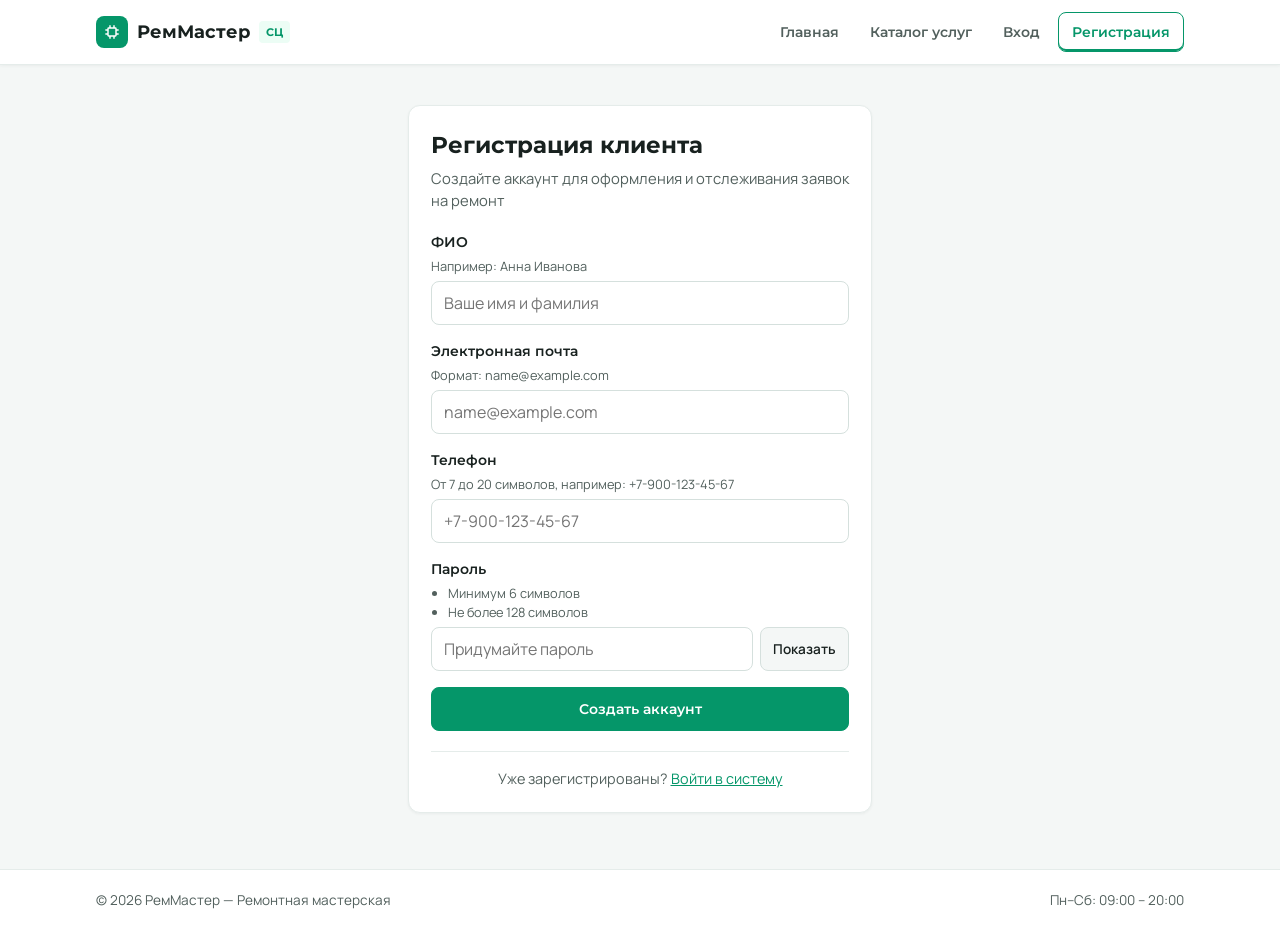
<file: frontend/register.html>
<!DOCTYPE html>
<html lang="ru">
<head>
  <meta charset="UTF-8">
  <meta name="viewport" content="width=device-width, initial-scale=1.0">
  <title>Регистрация клиента — РемМастер</title>
  <link rel="preconnect" href="https://fonts.googleapis.com">
  <link rel="preconnect" href="https://fonts.gstatic.com" crossorigin>
  <link href="https://fonts.googleapis.com/css2?family=Manrope:wght@400;500;600;700&family=Montserrat:wght@600;700;800&display=swap" rel="stylesheet">
  <link rel="stylesheet" href="css/styles.css">
  <script src="js/config.js" defer></script>
  <script src="js/api.js" defer></script>
  <script src="js/ui.js" defer></script>
  <script src="js/auth.js" defer></script>
  <script src="js/register.js" defer></script>
</head>
<body>
  <header id="site-header" class="site-header"></header>

  <main class="container">
    <section class="auth-shell card" aria-labelledby="register-title">
      <h1 id="register-title" class="auth-card__title">Регистрация клиента</h1>
      <p class="auth-card__subtitle">Создайте аккаунт для оформления и отслеживания заявок на ремонт</p>

      <div id="register-server-error" class="server-alert" role="alert" hidden></div>

      <form id="register-form" class="form-stack" novalidate>
        <div class="field">
          <label for="reg-full-name">ФИО</label>
          <span id="reg-name-hint" class="hint">Например: Анна Иванова</span>
          <input
            type="text"
            id="reg-full-name"
            name="full_name"
            autocomplete="name"
            minlength="2"
            maxlength="120"
            required
            enterkeyhint="next"
            aria-describedby="reg-name-hint"
            data-error="reg-name-error"
            placeholder="Ваше имя и фамилия"
          >
          <div id="reg-name-error" class="error-msg">
            <span role="img" aria-label="Ошибка">❌</span> ФИО должно содержать минимум 2 символа.
          </div>
        </div>

        <div class="field">
          <label for="reg-email">Электронная почта</label>
          <span id="reg-email-hint" class="hint">Формат: name@example.com</span>
          <input
            type="email"
            id="reg-email"
            name="email"
            autocomplete="username"
            spellcheck="false"
            required
            enterkeyhint="next"
            aria-describedby="reg-email-hint"
            data-error="reg-email-error"
            placeholder="name@example.com"
          >
          <div id="reg-email-error" class="error-msg">
            <span role="img" aria-label="Ошибка">❌</span> Введите корректный адрес электронной почты.
          </div>
        </div>

        <div class="field">
          <label for="reg-phone">Телефон</label>
          <span id="reg-phone-hint" class="hint">От 7 до 20 символов, например: +7-900-123-45-67</span>
          <input
            type="tel"
            id="reg-phone"
            name="phone"
            inputmode="tel"
            autocomplete="tel"
            pattern="^\+?[\d\s\-()]{7,20}$"
            required
            enterkeyhint="next"
            aria-describedby="reg-phone-hint"
            data-error="reg-phone-error"
            placeholder="+7-900-123-45-67"
          >
          <div id="reg-phone-error" class="error-msg">
            <span role="img" aria-label="Ошибка">❌</span> Укажите корректный номер телефона (7–20 символов).
          </div>
        </div>

        <div class="field">
          <label for="reg-password">Пароль</label>
          <ul id="reg-password-rules" class="rules-list">
            <li>Минимум 6 символов</li>
            <li>Не более 128 символов</li>
          </ul>
          <div class="input-group">
            <input
              type="password"
              id="reg-password"
              name="password"
              autocomplete="new-password"
              minlength="6"
              maxlength="128"
              required
              enterkeyhint="done"
              aria-describedby="reg-password-rules"
              data-error="reg-password-error"
              placeholder="Придумайте пароль"
            >
            <button
              type="button"
              class="password-toggle"
              aria-controls="reg-password"
              aria-pressed="false"
              aria-label="Показать пароль"
            >Показать</button>
          </div>
          <div id="reg-password-error" class="error-msg">
            <span role="img" aria-label="Ошибка">❌</span> Пароль должен содержать от 6 до 128 символов.
          </div>
        </div>

        <button id="register-submit" type="submit" class="btn btn--primary btn--full">Создать аккаунт</button>
      </form>

      <p class="auth-footer">
        Уже зарегистрированы? <a href="login.html">Войти в систему</a>
      </p>
    </section>
  </main>

  <footer class="site-footer">
    <div class="container footer-inner">
      <span>© 2026 РемМастер — Ремонтная мастерская</span>
      <span>Пн–Сб: 09:00 – 20:00</span>
    </div>
  </footer>
</body>
</html>
</file>
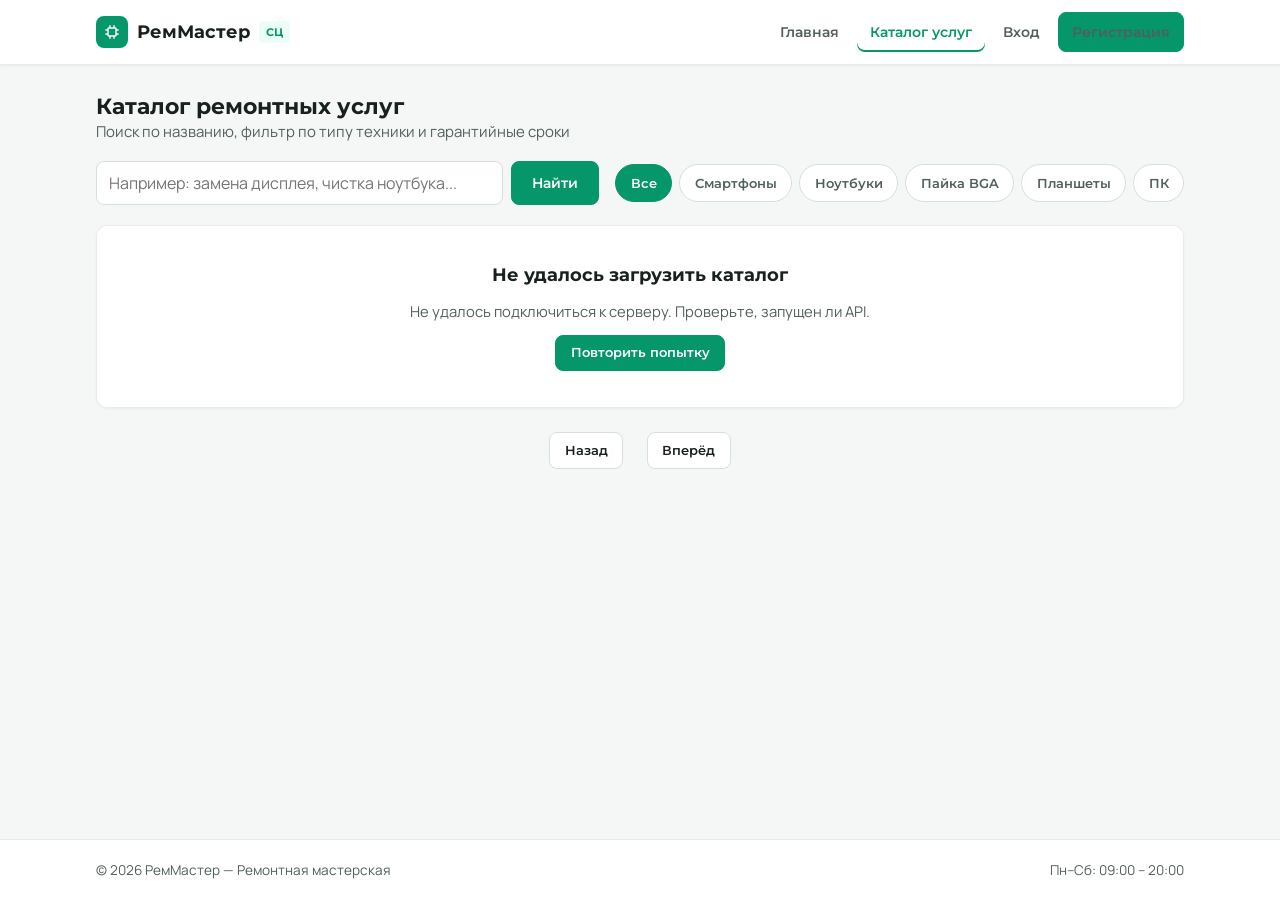
<file: frontend/services.html>
<!DOCTYPE html>
<html lang="ru">
<head>
  <meta charset="UTF-8">
  <meta name="viewport" content="width=device-width, initial-scale=1.0">
  <title>Каталог услуг — РемМастер</title>
  <link rel="preconnect" href="https://fonts.googleapis.com">
  <link rel="preconnect" href="https://fonts.gstatic.com" crossorigin>
  <link href="https://fonts.googleapis.com/css2?family=Manrope:wght@400;500;600;700&family=Montserrat:wght@600;700;800&display=swap" rel="stylesheet">
  <link rel="stylesheet" href="css/styles.css">
  <script src="js/config.js" defer></script>
  <script src="js/api.js" defer></script>
  <script src="js/ui.js" defer></script>
  <script src="js/auth.js" defer></script>
  <script src="js/services.js" defer></script>
</head>
<body>
  <header id="site-header" class="site-header"></header>

  <main class="container">
    <section class="section__header">
      <div>
        <h1 class="section__title">Каталог ремонтных услуг</h1>
        <p class="section__subtitle">Поиск по названию, фильтр по типу техники и гарантийные сроки</p>
      </div>
    </section>

    <div class="toolbar">
      <form id="services-search-form" class="search-box" role="search">
        <label class="visually-hidden" for="services-search">Поиск услуги</label>
        <input
          id="services-search"
          class="input"
          type="search"
          name="search"
          placeholder="Например: замена дисплея, чистка ноутбука..."
          enterkeyhint="search"
        >
        <button class="btn btn--primary" type="submit">Найти</button>
      </form>

      <div id="category-chips" class="chips" role="group" aria-label="Фильтр по категории">
        <button type="button" class="chip" data-category="" aria-pressed="true">Все</button>
        <button type="button" class="chip" data-category="Смартфоны" aria-pressed="false">Смартфоны</button>
        <button type="button" class="chip" data-category="Ноутбуки" aria-pressed="false">Ноутбуки</button>
        <button type="button" class="chip" data-category="Пайка BGA" aria-pressed="false">Пайка BGA</button>
        <button type="button" class="chip" data-category="Планшеты" aria-pressed="false">Планшеты</button>
        <button type="button" class="chip" data-category="ПК" aria-pressed="false">ПК</button>
      </div>
    </div>

    <div id="services-list" class="price-list" aria-live="polite">
      <div class="skeleton-row" aria-hidden="true"></div>
      <div class="skeleton-row" aria-hidden="true"></div>
      <div class="skeleton-row" aria-hidden="true"></div>
    </div>

    <nav id="services-pagination" class="pagination" aria-label="Навигация по страницам" hidden>
      <button id="prev-page-btn" type="button" class="btn btn--outline btn--sm">Назад</button>
      <span id="pagination-info" class="pagination__info"></span>
      <button id="next-page-btn" type="button" class="btn btn--outline btn--sm">Вперёд</button>
    </nav>
  </main>

  <footer class="site-footer">
    <div class="container footer-inner">
      <span>© 2026 РемМастер — Ремонтная мастерская</span>
      <span>Пн–Сб: 09:00 – 20:00</span>
    </div>
  </footer>
</body>
</html>
</file>
<file: frontend/css/styles.css>
:root {
  --color-primary: #059669;
  --color-primary-hover: #047857;
  --color-primary-bright: #10b981;
  --color-primary-soft: #ecfdf5;
  --color-primary-mint: #d1fae5;
  --color-primary-border: #a7f3d0;
  --color-bg: #f4f7f6;
  --color-surface: #ffffff;
  --color-text: #18211f;
  --color-text-muted: #52605d;
  --color-border: #d5e0dd;
  --color-border-light: #e5ecea;
  --color-success: #059669;
  --color-success-bg: #d1fae5;
  --color-warning: #b45309;
  --color-warning-bg: #fef3c7;
  --color-danger: #c52e24;
  --color-danger-bg: #fee2e2;

  --status-accepted-bg: #eef2f6;
  --status-accepted-fg: #334155;
  --status-diagnostics-bg: #e0f2fe;
  --status-diagnostics-fg: #0369a1;
  --status-in_repair-bg: #fef3c7;
  --status-in_repair-fg: #b45309;
  --status-ready-bg: #d1fae5;
  --status-ready-fg: #047857;
  --status-issued-bg: #e2e8f0;
  --status-issued-fg: #475569;

  --font-sans: "Manrope", system-ui, -apple-system, "Segoe UI", sans-serif;
  --font-heading: "Montserrat", system-ui, -apple-system, "Segoe UI", sans-serif;

  --radius-sm: 8px;
  --radius-md: 12px;
  --radius-lg: 16px;
  --radius-pill: 999px;

  --shadow-sm: 0 1px 3px rgb(24 33 31 / 0.05);
  --shadow-md: 0 6px 20px rgb(24 33 31 / 0.08);
  --shadow-lg: 0 14px 36px rgb(24 33 31 / 0.14);

  --header-height: 4rem;
  --container-max: 70rem;
}

*,
*::before,
*::after {
  box-sizing: border-box;
}

html {
  font-size: 16px;
  scroll-behavior: smooth;
}

body {
  margin: 0;
  min-block-size: 100dvh;
  display: flex;
  flex-direction: column;
  font-family: var(--font-sans);
  color: var(--color-text);
  background-color: var(--color-bg);
  line-height: 1.5;
  -webkit-font-smoothing: antialiased;
}

main {
  flex: 1 0 auto;
  padding-block: 1.75rem 3.5rem;
}

h1,
h2,
h3 {
  font-family: var(--font-heading);
  margin-block: 0;
}

p {
  margin-block: 0;
}

a {
  color: var(--color-primary);
}

:focus-visible {
  outline: 2px solid var(--color-primary);
  outline-offset: 2px;
}

.visually-hidden:where(:not(:focus-within, :active)) {
  position: absolute !important;
  clip-path: inset(50%) !important;
  overflow: hidden !important;
  width: 1px !important;
  height: 1px !important;
  margin: -1px !important;
  padding: 0 !important;
  border: 0 !important;
  white-space: nowrap !important;
}

.container {
  inline-size: 100%;
  max-inline-size: var(--container-max);
  margin-inline: auto;
  padding-inline: 1rem;
}

/* --- Header & Adaptive Popover Navigation --- */
.site-header {
  position: sticky;
  inset-block-start: 0;
  z-index: 40;
  background-color: var(--color-surface);
  border-block-end: 1px solid var(--color-border-light);
  box-shadow: var(--shadow-sm);
}

.site-header.is-measuring * {
  transition: none !important;
}

.header-inner {
  min-block-size: var(--header-height);
  display: flex;
  align-items: center;
  justify-content: space-between;
  gap: 1rem;
}

.header-inner > * {
  flex-shrink: 0;
  white-space: nowrap;
}

.site-logo {
  display: inline-flex;
  align-items: center;
  gap: 0.55rem;
  font-family: var(--font-heading);
  font-weight: 700;
  font-size: 1.1rem;
  color: var(--color-text);
  text-decoration: none;
}

.site-logo__mark {
  display: inline-grid;
  place-items: center;
  inline-size: 2rem;
  block-size: 2rem;
  border-radius: var(--radius-sm);
  background-color: var(--color-primary);
  color: #ffffff;
}

.site-logo__tag {
  font-family: var(--font-heading);
  font-size: 0.7rem;
  font-weight: 700;
  color: var(--color-primary);
  background-color: var(--color-primary-soft);
  padding: 0.15rem 0.45rem;
  border-radius: 4px;
}

.site-nav {
  display: flex;
  align-items: center;
}

.menu-button {
  anchor-name: --menu-button;
  display: inline-flex;
  align-items: center;
  gap: 0.45rem;
  min-block-size: 2.5rem;
  padding-inline: 0.85rem;
  border: 1px solid var(--color-border);
  border-radius: var(--radius-sm);
  background-color: var(--color-surface);
  color: var(--color-text);
  font-family: var(--font-heading);
  font-size: 0.875rem;
  font-weight: 600;
  cursor: pointer;
}

.menu-button:hover {
  background-color: var(--color-primary-soft);
  border-color: var(--color-primary-border);
}

.site-menu {
  list-style: none;
  margin: 0;
  padding: 0.5rem;
}

.site-menu[popover] {
  position: fixed;
  inset: auto;
  inset-block-start: 4.25rem;
  inset-block-start: anchor(--menu-button bottom);
  inset-inline-end: 1rem;
  inline-size: min(82dvw, 21rem);
  max-inline-size: calc(100dvw - 2rem);
  block-size: fit-content;
  max-block-size: calc(100dvh - 5.5rem);
  margin-block-start: 0.5rem;
  overflow: auto;
  border: 1px solid var(--color-border);
  border-radius: var(--radius-md);
  background-color: var(--color-surface);
  box-shadow: var(--shadow-lg);
}

.site-menu[popover]:not(:is(:popover-open, .\:popover-open)) {
  display: none;
}

.site-menu[popover]:is(:popover-open, .\:popover-open) {
  display: flex;
  flex-direction: column;
  gap: 0.25rem;
}

.site-menu .nav-link {
  display: flex;
  align-items: center;
  min-block-size: 2.5rem;
  padding: 0.45rem 0.8rem;
  border-radius: var(--radius-sm);
  color: var(--color-text-muted);
  text-decoration: none;
  font-family: var(--font-heading);
  font-size: 0.875rem;
  font-weight: 600;
  position: relative;
}

.site-menu .nav-link:hover {
  color: var(--color-text);
  background-color: var(--color-primary-soft);
}

.site-menu .nav-link[aria-current="page"] {
  color: var(--color-primary);
  background-color: var(--color-primary-soft);
  box-shadow: inset 3px 0 0 var(--color-primary);
}

.nav-user {
  display: flex;
  align-items: center;
  gap: 0.5rem;
  padding: 0.4rem 0.8rem;
}

.nav-user__name {
  font-size: 0.875rem;
  font-weight: 600;
  color: var(--color-text);
}

.site-header.is-wide .menu-button {
  display: none;
}

.site-header.is-wide .site-menu {
  position: static;
  display: flex;
  flex-direction: row;
  align-items: center;
  gap: 0.35rem;
  inline-size: auto;
  max-inline-size: none;
  block-size: auto;
  max-block-size: none;
  overflow: visible;
  margin: 0;
  padding: 0;
  border: 0;
  background: transparent;
  box-shadow: none;
}

.site-header.is-wide .site-menu::backdrop {
  display: none;
}

.site-header.is-wide .site-menu .nav-link[aria-current="page"] {
  background-color: transparent;
  box-shadow: inset 0 -2px 0 var(--color-primary);
}

/* --- Buttons --- */
.btn {
  display: inline-flex;
  align-items: center;
  justify-content: center;
  gap: 0.5rem;
  min-block-size: 2.75rem;
  padding: 0.65rem 1.25rem;
  border: 1px solid transparent;
  border-radius: var(--radius-sm);
  font-family: var(--font-heading);
  font-size: 0.875rem;
  font-weight: 600;
  line-height: 1.2;
  text-decoration: none;
  cursor: pointer;
  transition: background-color 0.15s ease, border-color 0.15s ease, color 0.15s ease;
}

.btn:disabled {
  opacity: 0.6;
  cursor: not-allowed;
}

.btn--sm {
  min-block-size: 2.3rem;
  padding: 0.45rem 0.9rem;
  font-size: 0.8125rem;
}

.btn--full {
  inline-size: 100%;
}

.btn--primary {
  background-color: var(--color-primary);
  border-color: var(--color-primary);
  color: #ffffff;
}

.btn--primary:hover:not(:disabled) {
  background-color: var(--color-primary-hover);
  border-color: var(--color-primary-hover);
}

.btn--outline {
  background-color: var(--color-surface);
  color: var(--color-text);
  border-color: var(--color-border);
}

.btn--outline:hover:not(:disabled) {
  border-color: var(--color-primary);
  background-color: var(--color-primary-soft);
  color: var(--color-primary-hover);
}

.btn--ghost {
  background-color: transparent;
  color: var(--color-text-muted);
}

.btn--ghost:hover:not(:disabled) {
  background-color: var(--color-primary-soft);
  color: var(--color-text);
}

.btn--danger {
  background-color: var(--color-danger);
  border-color: var(--color-danger);
  color: #ffffff;
}

.btn--danger:hover:not(:disabled) {
  background-color: #b91c1c;
  border-color: #b91c1c;
}

/* --- Cards & Sections --- */
.card {
  background-color: var(--color-surface);
  border: 1px solid var(--color-border-light);
  border-radius: var(--radius-md);
  padding: 1.35rem;
  box-shadow: var(--shadow-sm);
}

.section {
  margin-block-start: 2.25rem;
}

.section__header {
  display: flex;
  flex-wrap: wrap;
  align-items: center;
  justify-content: space-between;
  gap: 0.75rem;
  margin-block-end: 1.125rem;
}

.section__title {
  font-size: 1.375rem;
  font-weight: 700;
  line-height: 1.25;
}

.section__subtitle {
  color: var(--color-text-muted);
  font-size: 0.9375rem;
}

/* --- Hero Banner with Workshop Photo --- */
.hero-banner {
  background-color: var(--color-surface);
  border: 1px solid var(--color-border-light);
  border-radius: var(--radius-lg);
  padding: 1.5rem;
  box-shadow: var(--shadow-sm);
  display: grid;
  gap: 1.5rem;
}

.hero-banner__title {
  font-size: clamp(1.55rem, 3.6vw, 2.2rem);
  font-weight: 800;
  line-height: 1.18;
  margin-block-end: 0.75rem;
}

.hero-banner__lead {
  color: var(--color-text-muted);
  font-size: 1rem;
  max-inline-size: 38rem;
  margin-block-end: 1.15rem;
}

.hero-trust-strip {
  display: flex;
  flex-wrap: wrap;
  gap: 0.65rem 1.25rem;
  margin-block-end: 1.35rem;
  font-size: 0.9rem;
  font-weight: 600;
  color: var(--color-text);
}

.hero-trust-strip span {
  display: inline-flex;
  align-items: center;
  gap: 0.35rem;
}

.hero-trust-strip span::before {
  content: "✓";
  color: var(--color-primary);
  font-weight: 800;
}

.hero__actions {
  display: flex;
  flex-wrap: wrap;
  gap: 0.75rem;
}

.hero-visual {
  display: grid;
  gap: 0.9rem;
}

.hero-photo {
  inline-size: 100%;
  aspect-ratio: 16 / 10;
  object-fit: cover;
  border-radius: var(--radius-md);
  border: 1px solid var(--color-primary-border);
  display: block;
}

.ticket-preview {
  background-color: var(--color-primary-soft);
  border: 1px solid var(--color-primary-border);
  border-radius: var(--radius-md);
  padding: 1rem;
  display: grid;
  gap: 0.65rem;
}

.ticket-preview__head {
  display: flex;
  align-items: center;
  justify-content: space-between;
  gap: 0.5rem;
  font-family: var(--font-heading);
  font-size: 0.875rem;
  font-weight: 700;
}

.status-row {
  display: flex;
  flex-wrap: wrap;
  gap: 0.4rem;
}

/* --- Workshop Photo Gallery (3 directions) --- */
.workshop-gallery {
  display: grid;
  grid-template-columns: 1fr;
  gap: 1rem;
}

.gallery-card {
  margin: 0;
  background-color: var(--color-surface);
  border: 1px solid var(--color-border-light);
  border-radius: var(--radius-md);
  overflow: hidden;
  box-shadow: var(--shadow-sm);
  display: flex;
  flex-direction: column;
  text-decoration: none;
  color: inherit;
  transition: border-color 0.15s ease, transform 0.15s ease;
}

.gallery-card:hover {
  border-color: var(--color-primary);
  transform: translateY(-2px);
}

.gallery-card__img {
  inline-size: 100%;
  aspect-ratio: 16 / 10;
  object-fit: cover;
  display: block;
  background-color: var(--color-primary-soft);
}

.gallery-card__caption {
  padding: 0.9rem 1rem;
  display: flex;
  align-items: center;
  justify-content: space-between;
  gap: 0.5rem;
}

.gallery-card__title {
  font-family: var(--font-heading);
  font-size: 0.95rem;
  font-weight: 700;
}

.gallery-card__link {
  font-size: 0.85rem;
  font-weight: 600;
  color: var(--color-primary);
}

/* --- Price List Table with Thumbnails --- */
.price-list {
  background-color: var(--color-surface);
  border: 1px solid var(--color-border-light);
  border-radius: var(--radius-md);
  box-shadow: var(--shadow-sm);
  overflow: hidden;
}

.price-row {
  display: grid;
  grid-template-columns: auto 1fr;
  gap: 0.85rem 1rem;
  padding: 1rem 1.25rem;
  border-block-end: 1px solid var(--color-border-light);
  align-items: center;
}

.price-row:last-child {
  border-block-end: 0;
}

.price-row:hover {
  background-color: #f8fcfa;
}

.price-row__thumb {
  inline-size: 4.75rem;
  block-size: 3.75rem;
  object-fit: cover;
  border-radius: var(--radius-sm);
  border: 1px solid var(--color-border-light);
  background-color: var(--color-primary-soft);
  display: block;
}

.price-row__main {
  display: grid;
  gap: 0.2rem;
}

.price-row__cat {
  font-family: var(--font-heading);
  font-size: 0.72rem;
  font-weight: 700;
  color: var(--color-primary);
}

.price-row__title {
  font-family: var(--font-heading);
  font-size: 1rem;
  font-weight: 700;
  color: var(--color-text);
}

.price-row__desc {
  font-size: 0.875rem;
  color: var(--color-text-muted);
}

.price-row__meta {
  grid-column: 1 / -1;
  display: flex;
  flex-wrap: wrap;
  align-items: center;
  justify-content: space-between;
  gap: 0.75rem 1.25rem;
}

.price-row__warranty {
  font-size: 0.85rem;
  color: var(--color-text-muted);
  white-space: nowrap;
}

.price-row__price {
  font-family: var(--font-heading);
  font-size: 1.0625rem;
  font-weight: 700;
  color: var(--color-text);
  white-space: nowrap;
}

.skeleton-row {
  block-size: 4.75rem;
  margin: 0.75rem 1rem;
  background-color: #e4eeeb;
  border-radius: var(--radius-sm);
  animation: skeleton-blink 1.2s ease-in-out infinite alternate;
}

@keyframes skeleton-blink {
  from {
    opacity: 0.55;
  }
  to {
    opacity: 0.95;
  }
}

/* --- Filters & Pagination --- */
.toolbar {
  display: grid;
  gap: 1rem;
  margin-block-end: 1.25rem;
}

.search-box {
  display: flex;
  gap: 0.5rem;
}

.chips {
  display: flex;
  flex-wrap: wrap;
  gap: 0.45rem;
}

.chip {
  min-block-size: 2.35rem;
  padding: 0.35rem 0.9rem;
  border: 1px solid var(--color-border);
  border-radius: var(--radius-pill);
  background-color: var(--color-surface);
  color: var(--color-text-muted);
  font-family: var(--font-heading);
  font-size: 0.8125rem;
  font-weight: 600;
  cursor: pointer;
}

.chip[aria-pressed="true"] {
  background-color: var(--color-primary);
  border-color: var(--color-primary);
  color: #ffffff;
}

.pagination {
  display: flex;
  align-items: center;
  justify-content: center;
  gap: 0.75rem;
  margin-block-start: 1.5rem;
}

.pagination__info {
  font-size: 0.875rem;
  font-weight: 600;
  color: var(--color-text-muted);
}

/* --- Badges --- */
.badge {
  display: inline-flex;
  align-items: center;
  padding: 0.25rem 0.65rem;
  border-radius: var(--radius-pill);
  font-family: var(--font-sans);
  font-size: 0.75rem;
  font-weight: 700;
  line-height: 1.2;
}

.badge--accepted {
  background-color: var(--status-accepted-bg);
  color: var(--status-accepted-fg);
}

.badge--diagnostics {
  background-color: var(--status-diagnostics-bg);
  color: var(--status-diagnostics-fg);
}

.badge--in_repair {
  background-color: var(--status-in_repair-bg);
  color: var(--status-in_repair-fg);
}

.badge--ready {
  background-color: var(--status-ready-bg);
  color: var(--status-ready-fg);
}

.badge--issued {
  background-color: var(--status-issued-bg);
  color: var(--status-issued-fg);
}

.badge--role {
  background-color: var(--color-primary-mint);
  color: var(--color-primary-hover);
}

/* --- Forms & Validation --- */
.auth-shell {
  max-inline-size: 29rem;
  margin-inline: auto;
  margin-block-start: 0.75rem;
}

.auth-card__title {
  font-size: 1.45rem;
  font-weight: 700;
  margin-block-end: 0.3rem;
}

.auth-card__subtitle {
  font-size: 0.925rem;
  color: var(--color-text-muted);
  margin-block-end: 1.25rem;
}

.form-stack {
  display: grid;
  gap: 1rem;
}

.field {
  display: grid;
  gap: 0.3rem;
}

.field label {
  font-family: var(--font-heading);
  font-size: 0.85rem;
  font-weight: 600;
  color: var(--color-text);
}

.hint {
  display: block;
  color: var(--color-text-muted);
  font-size: 0.8rem;
}

.rules-list {
  margin: 0;
  padding-inline-start: 1.1rem;
  color: var(--color-text-muted);
  font-size: 0.8rem;
}

.input,
.field input,
.field select,
.field textarea {
  inline-size: 100%;
  min-block-size: 2.75rem;
  padding: 0.55rem 0.75rem;
  border: 1px solid var(--color-border);
  border-radius: var(--radius-sm);
  background-color: var(--color-surface);
  color: var(--color-text);
  font: inherit;
  font-size: 1rem;
}

.input-group {
  display: flex;
  gap: 0.45rem;
  align-items: stretch;
}

.input-group input {
  flex: 1 1 auto;
}

.password-toggle {
  flex-shrink: 0;
  min-block-size: 2.75rem;
  padding-inline: 0.75rem;
  border: 1px solid var(--color-border);
  border-radius: var(--radius-sm);
  background-color: var(--color-bg);
  color: var(--color-text);
  font: inherit;
  font-size: 0.85rem;
  font-weight: 600;
  cursor: pointer;
}

.error-msg {
  display: none;
  color: var(--color-danger);
  font-size: 0.84rem;
  font-weight: 500;
}

:is(input, select, textarea):is(:user-invalid, .user-invalid-fallback) {
  border-color: var(--color-danger);
  background-color: #fef2f2;
}

:is(input, select, textarea):is(:user-valid, .user-valid-fallback) {
  border-color: var(--color-success);
}

:is(input, select, textarea):is(:user-invalid, .user-invalid-fallback) + .error-msg,
.field:has(:is(input, select, textarea):is(:user-invalid, .user-invalid-fallback)) .error-msg {
  display: block;
}

.field:has(:is(input, select, textarea):is(:user-invalid, .user-invalid-fallback)) .rules-list {
  color: var(--color-danger);
  font-weight: 600;
}

.field:has(:is(input, select, textarea):is(:user-valid, .user-valid-fallback)) .rules-list {
  visibility: hidden;
}

.server-alert {
  padding: 0.75rem 0.9rem;
  border: 1px solid var(--color-danger);
  border-radius: var(--radius-sm);
  background-color: var(--color-danger-bg);
  color: var(--color-danger);
  font-size: 0.9rem;
  font-weight: 600;
  margin-block-end: 1rem;
}

.server-alert[hidden] {
  display: none;
}

.auth-footer {
  margin-block-start: 1.25rem;
  padding-block-start: 1rem;
  border-block-start: 1px solid var(--color-border-light);
  text-align: center;
  font-size: 0.9rem;
  color: var(--color-text-muted);
}

.demo-box {
  margin-block-start: 1rem;
  padding: 0.85rem;
  border-radius: var(--radius-sm);
  background-color: var(--color-primary-soft);
  border: 1px dashed var(--color-primary-border);
  display: grid;
  gap: 0.5rem;
}

.demo-box__title {
  font-size: 0.8rem;
  font-weight: 600;
  color: var(--color-text-muted);
}

.demo-box__actions {
  display: flex;
  flex-wrap: wrap;
  gap: 0.4rem;
}

/* --- States (Loading / Empty / Error) --- */
.state-box {
  text-align: center;
  padding: 2.25rem 1.25rem;
  background-color: var(--color-surface);
  display: grid;
  justify-items: center;
  gap: 0.75rem;
}

.state-box__title {
  font-family: var(--font-heading);
  font-size: 1.1rem;
  font-weight: 700;
}

.state-box__desc {
  color: var(--color-text-muted);
  max-inline-size: 30rem;
  font-size: 0.925rem;
}

/* --- Toast Notifications (Top Layer Popover) --- */
.toast-region {
  position: fixed;
  inset-block-end: 0;
  inset-inline-end: 0;
  pointer-events: none;
  z-index: 60;
}

.toast[popover] {
  pointer-events: auto;
  position: fixed;
  inset: auto 1rem var(--toast-bottom, 1rem) auto;
  margin: 0;
  inline-size: min(24rem, calc(100dvw - 2rem));
  padding: 0.8rem 0.95rem;
  border-radius: var(--radius-sm);
  border: 1px solid var(--color-border);
  background-color: var(--color-text);
  color: #ffffff;
  box-shadow: var(--shadow-lg);
  display: none;
  align-items: center;
  justify-content: space-between;
  gap: 0.75rem;
  opacity: 0;
  translate: 0 0.75rem;
  transition: opacity 0.2s ease, translate 0.2s ease, display 0.2s ease, overlay 0.2s ease;
  transition-behavior: allow-discrete;
}

.toast[popover]:is(:popover-open, .\:popover-open),
.toast.toast--fallback-open {
  display: flex;
  opacity: 1;
  translate: 0 0;
}

@starting-style {
  .toast[popover]:is(:popover-open, .\:popover-open) {
    opacity: 0;
    translate: 0 0.75rem;
  }
}

.toast--success {
  background-color: var(--color-success);
  border-color: var(--color-success);
}

.toast--error {
  background-color: var(--color-danger);
  border-color: var(--color-danger);
}

.toast--info {
  background-color: var(--color-text);
  border-color: var(--color-text);
}

.toast__text {
  font-size: 0.9rem;
  font-weight: 500;
}

.toast__close {
  flex-shrink: 0;
  inline-size: 2rem;
  block-size: 2rem;
  border: 0;
  border-radius: var(--radius-sm);
  background-color: rgb(255 255 255 / 0.16);
  color: #ffffff;
  font: inherit;
  cursor: pointer;
}

.toast__close:hover {
  background-color: rgb(255 255 255 / 0.28);
}

/* --- Footer --- */
.site-footer {
  border-block-start: 1px solid var(--color-border-light);
  background-color: var(--color-surface);
  padding-block: 1.25rem;
  font-size: 0.85rem;
  color: var(--color-text-muted);
}

.footer-inner {
  display: flex;
  flex-wrap: wrap;
  justify-content: space-between;
  gap: 0.5rem 1.5rem;
}

/* --- Responsive Breakpoints (Mobile-First) --- */
@media (min-width: 640px) {
  .workshop-gallery {
    grid-template-columns: repeat(3, minmax(0, 1fr));
  }

  .toolbar {
    grid-template-columns: 1fr auto;
    align-items: center;
  }

  .price-row {
    grid-template-columns: auto 1fr auto;
    gap: 1.25rem;
  }

  .price-row__meta {
    grid-column: auto;
    flex-wrap: nowrap;
    gap: 1.35rem;
  }
}

@media (min-width: 900px) {
  .hero-banner {
    grid-template-columns: 1.25fr 1fr;
    align-items: center;
    padding: 2.25rem;
    gap: 2rem;
  }
}

/* --- Order Form & Photo Preview --- */
.form-grid-2 {
  display: grid;
  grid-template-columns: 1fr;
  gap: 1rem;
}

.photo-upload-zone {
  border: 1.5px dashed var(--color-border);
  border-radius: var(--radius-md);
  background-color: var(--color-bg);
  padding: 1rem;
  display: grid;
  gap: 0.75rem;
}

.photo-upload-head {
  display: flex;
  flex-wrap: wrap;
  align-items: center;
  justify-content: space-between;
  gap: 0.5rem 1rem;
}

.photo-upload-count {
  font-family: var(--font-heading);
  font-size: 0.8125rem;
  font-weight: 700;
  color: var(--color-primary);
}

.photo-preview-grid {
  display: grid;
  grid-template-columns: repeat(auto-fill, minmax(136px, 1fr));
  gap: 0.75rem;
}

.photo-preview-card {
  position: relative;
  border: 1px solid var(--color-border-light);
  border-radius: var(--radius-sm);
  background-color: var(--color-surface);
  overflow: hidden;
  display: grid;
}

.photo-preview-card__img {
  inline-size: 100%;
  aspect-ratio: 4 / 3;
  object-fit: cover;
  display: block;
}

.photo-preview-card__meta {
  padding: 0.45rem 0.55rem;
  display: grid;
  gap: 0.15rem;
}

.photo-preview-card__name {
  font-size: 0.78rem;
  font-weight: 600;
  color: var(--color-text);
  overflow: hidden;
  text-overflow: ellipsis;
  white-space: nowrap;
}

.photo-preview-card__size {
  font-size: 0.72rem;
  color: var(--color-text-muted);
}

.photo-preview-card__remove {
  position: absolute;
  inset-block-start: 0.35rem;
  inset-inline-end: 0.35rem;
  inline-size: 1.75rem;
  block-size: 1.75rem;
  border: 0;
  border-radius: var(--radius-full);
  background-color: rgb(20 26 24 / 0.78);
  color: #ffffff;
  font-size: 0.85rem;
  line-height: 1;
  cursor: pointer;
}

.photo-preview-card__remove:hover {
  background-color: var(--color-danger);
}

/* --- Dashboard (Client & Master Workspaces) --- */
.dashboard-layout {
  display: grid;
  grid-template-columns: 1fr;
  gap: 1.25rem;
  align-items: start;
}

.orders-column {
  display: grid;
  gap: 0.75rem;
}

.order-card {
  width: 100%;
  text-align: start;
  background-color: var(--color-surface);
  border: 1px solid var(--color-border-light);
  border-radius: var(--radius-md);
  padding: 1rem 1.1rem;
  box-shadow: var(--shadow-sm);
  display: grid;
  gap: 0.45rem;
  cursor: pointer;
  font: inherit;
  color: inherit;
  transition: border-color 0.15s ease, background-color 0.15s ease;
}

.order-card:hover {
  border-color: var(--color-primary);
  background-color: #f8fcfa;
}

.order-card--active {
  border-color: var(--color-primary);
  box-shadow: inset 4px 0 0 var(--color-primary), var(--shadow-sm);
  background-color: var(--color-primary-soft);
}

.order-card__head {
  display: flex;
  align-items: center;
  justify-content: space-between;
  gap: 0.5rem;
}

.order-card__id {
  font-family: var(--font-heading);
  font-weight: 700;
  font-size: 0.925rem;
}

.order-card__device {
  font-family: var(--font-heading);
  font-weight: 700;
  font-size: 0.98rem;
  color: var(--color-text);
}

.order-card__desc {
  font-size: 0.85rem;
  color: var(--color-text-muted);
  display: -webkit-box;
  -webkit-line-clamp: 2;
  -webkit-box-orient: vertical;
  overflow: hidden;
}

.order-card__foot {
  display: flex;
  flex-wrap: wrap;
  align-items: center;
  justify-content: space-between;
  gap: 0.5rem;
  margin-block-start: 0.15rem;
  font-size: 0.82rem;
  color: var(--color-text-muted);
}

.order-card__price {
  font-family: var(--font-heading);
  font-weight: 700;
  color: var(--color-text);
}

.detail-panel {
  display: grid;
  gap: 1.15rem;
}

.detail-grid {
  display: grid;
  grid-template-columns: repeat(auto-fit, minmax(170px, 1fr));
  gap: 0.75rem 1rem;
  padding: 0.9rem 1rem;
  background-color: var(--color-bg);
  border: 1px solid var(--color-border-light);
  border-radius: var(--radius-sm);
}

.detail-item__label {
  display: block;
  font-size: 0.75rem;
  color: var(--color-text-muted);
}

.detail-item__value {
  font-weight: 600;
  font-size: 0.92rem;
  word-break: break-word;
}

.cost-summary {
  display: grid;
  grid-template-columns: repeat(auto-fit, minmax(150px, 1fr));
  gap: 0.75rem;
}

.cost-box {
  padding: 0.8rem 0.95rem;
  border-radius: var(--radius-sm);
  border: 1px solid var(--color-border-light);
  background-color: var(--color-bg);
}

.cost-box--total {
  border-color: var(--color-primary-border);
  background-color: var(--color-primary-soft);
}

.cost-box__label {
  display: block;
  font-size: 0.78rem;
  color: var(--color-text-muted);
}

.cost-box__value {
  font-family: var(--font-heading);
  font-size: 1.08rem;
  font-weight: 700;
}

/* --- Progress Tracker & Vertical Status Timeline --- */
.progress-steps {
  list-style: none;
  margin: 0;
  padding: 0;
  display: grid;
  grid-template-columns: repeat(auto-fit, minmax(105px, 1fr));
  gap: 0.5rem;
}

.progress-step {
  padding: 0.55rem 0.65rem;
  border-radius: var(--radius-sm);
  border: 1px solid var(--color-border-light);
  background-color: var(--color-bg);
  font-size: 0.78rem;
  font-weight: 600;
  color: var(--color-text-muted);
  display: flex;
  align-items: center;
  gap: 0.35rem;
}

.progress-step--done {
  border-color: var(--color-primary-border);
  background-color: var(--color-primary-soft);
  color: var(--color-primary-hover);
}

.progress-step--current {
  border-color: var(--color-primary);
  background-color: var(--color-primary);
  color: #ffffff;
}

.timeline {
  list-style: none;
  margin: 0;
  padding: 0 0 0 1.25rem;
  border-inline-start: 2px solid var(--color-primary-border);
  display: grid;
  gap: 1rem;
}

.timeline__item {
  position: relative;
  display: grid;
  gap: 0.3rem;
}

.timeline__item::before {
  content: "";
  position: absolute;
  inset-inline-start: -1.625rem;
  inset-block-start: 0.25rem;
  inline-size: 0.7rem;
  block-size: 0.7rem;
  border-radius: var(--radius-full);
  background-color: var(--color-primary);
  border: 2px solid var(--color-surface);
  box-shadow: 0 0 0 1px var(--color-primary);
}

.timeline__head {
  display: flex;
  flex-wrap: wrap;
  align-items: center;
  justify-content: space-between;
  gap: 0.4rem 0.85rem;
}

.timeline__time {
  font-size: 0.8rem;
  color: var(--color-text-muted);
}

.timeline__note {
  font-size: 0.88rem;
  color: var(--color-text);
}

.comments-list {
  display: grid;
  gap: 0.65rem;
}

.comment-item {
  padding: 0.75rem 0.9rem;
  border: 1px solid var(--color-border-light);
  border-radius: var(--radius-sm);
  background-color: var(--color-bg);
  display: grid;
  gap: 0.3rem;
}

.comment-item--internal {
  background-color: #fffbeb;
  border-color: #fde68a;
}

.comment-item__head {
  display: flex;
  flex-wrap: wrap;
  align-items: center;
  justify-content: space-between;
  gap: 0.4rem;
  font-size: 0.78rem;
  color: var(--color-text-muted);
}

.badge--internal {
  background-color: #fef3c7;
  color: #92400e;
}

.badge--public {
  background-color: var(--color-primary-mint);
  color: #065f46;
}

.badge--low-stock {
  background-color: #fee2e2;
  color: #991b1b;
}

.badge--ok {
  background-color: #dcfce7;
  color: #166534;
}

.badge--muted {
  background-color: #f3f4f6;
  color: #4b5563;
}

.parts-draft-list {
  display: grid;
  gap: 0.5rem;
}

.part-draft-row {
  display: flex;
  flex-wrap: wrap;
  align-items: center;
  justify-content: space-between;
  gap: 0.5rem;
  padding: 0.55rem 0.75rem;
  border: 1px solid var(--color-border-light);
  border-radius: var(--radius-sm);
  background-color: var(--color-bg);
  font-size: 0.88rem;
}

/* --- Tabs --- */
.tabs-container {
  display: grid;
  gap: 1rem;
}

.tabs-bar {
  display: flex;
  overflow-x: auto;
  border-block-end: 1px solid var(--color-border-light);
  gap: 0.25rem;
  background-color: var(--color-surface);
  border-radius: var(--radius-md) var(--radius-md) 0 0;
  padding-inline: 0.5rem;
}

.tabs-bar [role="tab"] {
  position: relative;
  flex: none;
  min-block-size: 3rem;
  padding: 0.75rem 1.1rem;
  border: 0;
  background: transparent;
  font-family: var(--font-heading);
  font-size: 0.88rem;
  font-weight: 600;
  color: var(--color-text-muted);
  cursor: pointer;
  white-space: nowrap;
}

.tabs-bar [role="tab"]:hover {
  color: var(--color-text);
}

.tabs-bar [role="tab"][aria-selected="true"] {
  color: var(--color-primary);
}

.tabs-bar [role="tab"][aria-selected="true"]::after {
  content: "";
  position: absolute;
  inset: auto 0 0;
  border-block-end: 3px solid var(--color-primary);
}

.tabpanel-box {
  background-color: var(--color-surface);
  border: 1px solid var(--color-border-light);
  border-radius: var(--radius-md);
  padding: 1.25rem;
  box-shadow: var(--shadow-sm);
  display: grid;
  gap: 1rem;
}

/* --- Responsive Data Tables --- */
.table-wrapper {
  overflow: auto;
  max-inline-size: 100%;
  max-block-size: min(560px, 72dvh);
  container-type: inline-size;
  border: 1px solid var(--color-border-light);
  border-radius: var(--radius-sm);
  background-color: var(--color-surface);
}

.data-table {
  inline-size: 100%;
  border-collapse: separate;
  border-spacing: 0;
  font-size: 0.875rem;
  text-align: start;
}

.data-table thead {
  position: sticky;
  inset-block-start: 0;
  z-index: 2;
}

.data-table th,
.data-table td {
  padding: 0.7rem 0.85rem;
  border-block-end: 1px solid var(--color-border-light);
  vertical-align: middle;
}

.data-table thead th {
  background-color: var(--color-primary-soft);
  color: var(--color-text);
  font-family: var(--font-heading);
  font-size: 0.8rem;
  font-weight: 700;
  white-space: nowrap;
}

.data-table tbody th {
  position: sticky;
  inset-inline-start: 0;
  z-index: 1;
  background-color: var(--color-surface);
  font-weight: 600;
  text-align: start;
}

.data-table tbody tr:hover td,
.data-table tbody tr:hover th {
  background-color: #f8fcfa;
}

.table-actions {
  display: flex;
  flex-wrap: wrap;
  gap: 0.4rem;
}

@container (width < 640px) {
  .data-table,
  .data-table thead,
  .data-table tbody,
  .data-table tr,
  .data-table th,
  .data-table td {
    display: block;
  }

  .data-table thead {
    display: none;
  }

  .data-table tbody tr {
    margin-block-end: 0.85rem;
    border: 1px solid var(--color-border-light);
    border-radius: var(--radius-sm);
    overflow: hidden;
  }

  .data-table tbody th {
    position: sticky;
    inset-block-start: 0;
    z-index: 2;
    background-color: var(--color-primary-soft);
    border-block-end: 1px solid var(--color-primary-border);
  }

  .data-table td[data-label]::before {
    content: attr(data-label) ": ";
    font-weight: 600;
    color: var(--color-text-muted);
    margin-inline-end: 0.35rem;
  }
}

/* --- Native Modal Dialog --- */
dialog.modal-dialog {
  margin: auto;
  padding: 0;
  inline-size: min(34rem, calc(100dvw - 2rem));
  max-block-size: calc(100dvh - 2rem);
  border: 1px solid var(--color-border);
  border-radius: var(--radius-md);
  background-color: var(--color-surface);
  color: var(--color-text);
  box-shadow: var(--shadow-lg);
}

dialog.modal-dialog:modal {
  overscroll-behavior: contain;
}

dialog.modal-dialog::backdrop {
  background-color: rgb(15 23 20 / 0.55);
  overflow: hidden;
  overscroll-behavior: contain;
}

.modal-header {
  display: flex;
  align-items: center;
  justify-content: space-between;
  gap: 0.75rem;
  padding: 1rem 1.25rem;
  border-block-end: 1px solid var(--color-border-light);
}

.modal-title {
  font-size: 1.08rem;
  font-weight: 700;
}

.modal-close {
  inline-size: 2.25rem;
  block-size: 2.25rem;
  border: 1px solid var(--color-border-light);
  border-radius: var(--radius-sm);
  background-color: var(--color-surface);
  color: var(--color-text);
  cursor: pointer;
}

.modal-close:hover {
  background-color: var(--color-primary-soft);
}

.modal-body {
  padding: 1.25rem;
  display: grid;
  gap: 0.9rem;
}

.modal-footer {
  display: flex;
  flex-wrap: wrap;
  justify-content: flex-end;
  gap: 0.6rem;
  margin-block-start: 0.4rem;
}

@media (min-width: 640px) {
  .form-grid-2 {
    grid-template-columns: repeat(2, minmax(0, 1fr));
  }
}

@media (min-width: 900px) {
  .dashboard-layout {
    grid-template-columns: minmax(300px, 380px) minmax(0, 1fr);
  }
}

/* --- Statistics Page (Chart.js) --- */
.stats-filters {
  display: flex;
  flex-wrap: wrap;
  align-items: flex-end;
  justify-content: space-between;
  gap: 0.85rem 1.25rem;
  margin-block-end: 1.25rem;
}

.date-range-form {
  display: flex;
  flex-wrap: wrap;
  align-items: flex-end;
  gap: 0.65rem;
}

.date-range-form .field {
  min-inline-size: 9.5rem;
}

.kpi-grid {
  display: grid;
  grid-template-columns: repeat(auto-fit, minmax(190px, 1fr));
  gap: 0.9rem;
  margin-block-end: 1.25rem;
}

.kpi-card {
  background-color: var(--color-surface);
  border: 1px solid var(--color-border-light);
  border-radius: var(--radius-md);
  padding: 1rem 1.15rem;
  box-shadow: var(--shadow-sm);
  display: grid;
  gap: 0.3rem;
}

.kpi-card--accent {
  border-color: var(--color-primary-border);
  background-color: var(--color-primary-soft);
}

.kpi-card__label {
  font-size: 0.8rem;
  font-weight: 600;
  color: var(--color-text-muted);
}

.kpi-card__value {
  font-family: var(--font-heading);
  font-size: 1.45rem;
  font-weight: 800;
  color: var(--color-text);
  line-height: 1.2;
}

.kpi-card__sub {
  font-size: 0.78rem;
  color: var(--color-text-muted);
}

.charts-grid {
  display: grid;
  grid-template-columns: 1fr;
  gap: 1.15rem;
}

.chart-card {
  background-color: var(--color-surface);
  border: 1px solid var(--color-border-light);
  border-radius: var(--radius-md);
  padding: 1.15rem;
  box-shadow: var(--shadow-sm);
  display: grid;
  gap: 0.75rem;
}

.chart-card__head {
  display: flex;
  align-items: baseline;
  justify-content: space-between;
  gap: 0.5rem;
}

.chart-card__title {
  font-size: 1rem;
  font-weight: 700;
}

.chart-card__subtitle {
  font-size: 0.8rem;
  color: var(--color-text-muted);
}

.chart-canvas-wrap {
  position: relative;
  block-size: 270px;
  inline-size: 100%;
}

/* --- Kanban Board (SortableJS) --- */
.kanban-hint {
  display: flex;
  flex-wrap: wrap;
  align-items: center;
  justify-content: space-between;
  gap: 0.5rem 1rem;
  padding: 0.75rem 1rem;
  margin-block-end: 1rem;
  border-radius: var(--radius-sm);
  background-color: var(--color-primary-soft);
  border: 1px solid var(--color-primary-border);
  font-size: 0.85rem;
  color: var(--color-text);
}

.kanban-board {
  display: grid;
  grid-template-columns: repeat(5, minmax(245px, 1fr));
  gap: 0.9rem;
  overflow-x: auto;
  padding-block-end: 0.75rem;
  align-items: start;
}

.kanban-col {
  background-color: var(--color-surface);
  border: 1px solid var(--color-border-light);
  border-radius: var(--radius-md);
  box-shadow: var(--shadow-sm);
  display: flex;
  flex-direction: column;
  min-block-size: 24rem;
}

.kanban-col__head {
  display: flex;
  align-items: center;
  justify-content: space-between;
  gap: 0.5rem;
  padding: 0.8rem 0.9rem;
  border-block-end: 1px solid var(--color-border-light);
  background-color: var(--color-bg);
  border-radius: var(--radius-md) var(--radius-md) 0 0;
}

.kanban-col__title {
  font-family: var(--font-heading);
  font-size: 0.88rem;
  font-weight: 700;
}

.kanban-col__count {
  min-inline-size: 1.6rem;
  block-size: 1.5rem;
  padding-inline: 0.4rem;
  border-radius: var(--radius-full);
  background-color: var(--color-primary-mint);
  color: var(--color-primary-hover);
  font-family: var(--font-heading);
  font-size: 0.78rem;
  font-weight: 700;
  display: inline-flex;
  align-items: center;
  justify-content: center;
}

.kanban-list {
  flex: 1;
  padding: 0.65rem;
  display: flex;
  flex-direction: column;
  gap: 0.65rem;
  min-block-size: 18rem;
}

.kanban-card {
  background-color: var(--color-surface);
  border: 1px solid var(--color-border-light);
  border-radius: var(--radius-sm);
  padding: 0.8rem 0.85rem;
  box-shadow: var(--shadow-sm);
  display: grid;
  gap: 0.35rem;
  cursor: grab;
  transition: border-color 0.15s ease, opacity 0.15s ease, box-shadow 0.15s ease;
}

.kanban-card:hover {
  border-color: var(--color-primary);
}

.kanban-card:active {
  cursor: grabbing;
}

.kanban-card--ghost {
  opacity: 0.45;
  border: 2px dashed var(--color-primary);
  background-color: var(--color-primary-soft);
}

.kanban-card--chosen {
  box-shadow: var(--shadow-lg);
  border-color: var(--color-primary);
}

.kanban-card--pending {
  opacity: 0.65;
  pointer-events: none;
}

.kanban-card__top {
  display: flex;
  align-items: center;
  justify-content: space-between;
  gap: 0.4rem;
  font-size: 0.78rem;
  color: var(--color-text-muted);
}

.kanban-card__id {
  font-family: var(--font-heading);
  font-weight: 700;
  color: var(--color-primary-hover);
}

.kanban-card__title {
  font-family: var(--font-heading);
  font-size: 0.9rem;
  font-weight: 700;
  color: var(--color-text);
  line-height: 1.25;
}

.kanban-card__problem {
  font-size: 0.8rem;
  color: var(--color-text-muted);
  display: -webkit-box;
  -webkit-line-clamp: 2;
  -webkit-box-orient: vertical;
  overflow: hidden;
}

.kanban-card__meta {
  display: flex;
  flex-wrap: wrap;
  align-items: center;
  justify-content: space-between;
  gap: 0.35rem;
  margin-block-start: 0.2rem;
  padding-block-start: 0.4rem;
  border-block-start: 1px solid var(--color-border-light);
  font-size: 0.78rem;
  color: var(--color-text-muted);
}

.kanban-card__price {
  font-family: var(--font-heading);
  font-weight: 700;
  color: var(--color-text);
}

.kanban-empty {
  text-align: center;
  padding: 1.5rem 0.75rem;
  font-size: 0.82rem;
  color: var(--color-text-muted);
  border: 1px dashed var(--color-border-light);
  border-radius: var(--radius-sm);
}

@media (min-width: 900px) {
  .charts-grid {
    grid-template-columns: repeat(2, minmax(0, 1fr));
  }
}

@media (prefers-reduced-motion: reduce) {
  *,
  *::before,
  *::after {
    animation-duration: 0.01ms !important;
    animation-iteration-count: 1 !important;
    transition-duration: 0.01ms !important;
    scroll-behavior: auto !important;
  }
}

@media (forced-colors: active) {
  .site-menu .nav-link[aria-current="page"] {
    outline: 2px solid Highlight;
  }

  .site-header.is-wide .site-menu .nav-link[aria-current="page"] {
    background-color: transparent;
    box-shadow: inset 0 -2px 0 var(--color-primary);
  }

  .btn,
  .badge,
  .card,
  .price-list,
  .order-card,
  .tabpanel-box,
  dialog {
    border: 1px solid ButtonText;
  }

  [role="tab"][aria-selected="true"]::after {
    border-block-end-color: Highlight;
  }
}
</file>
